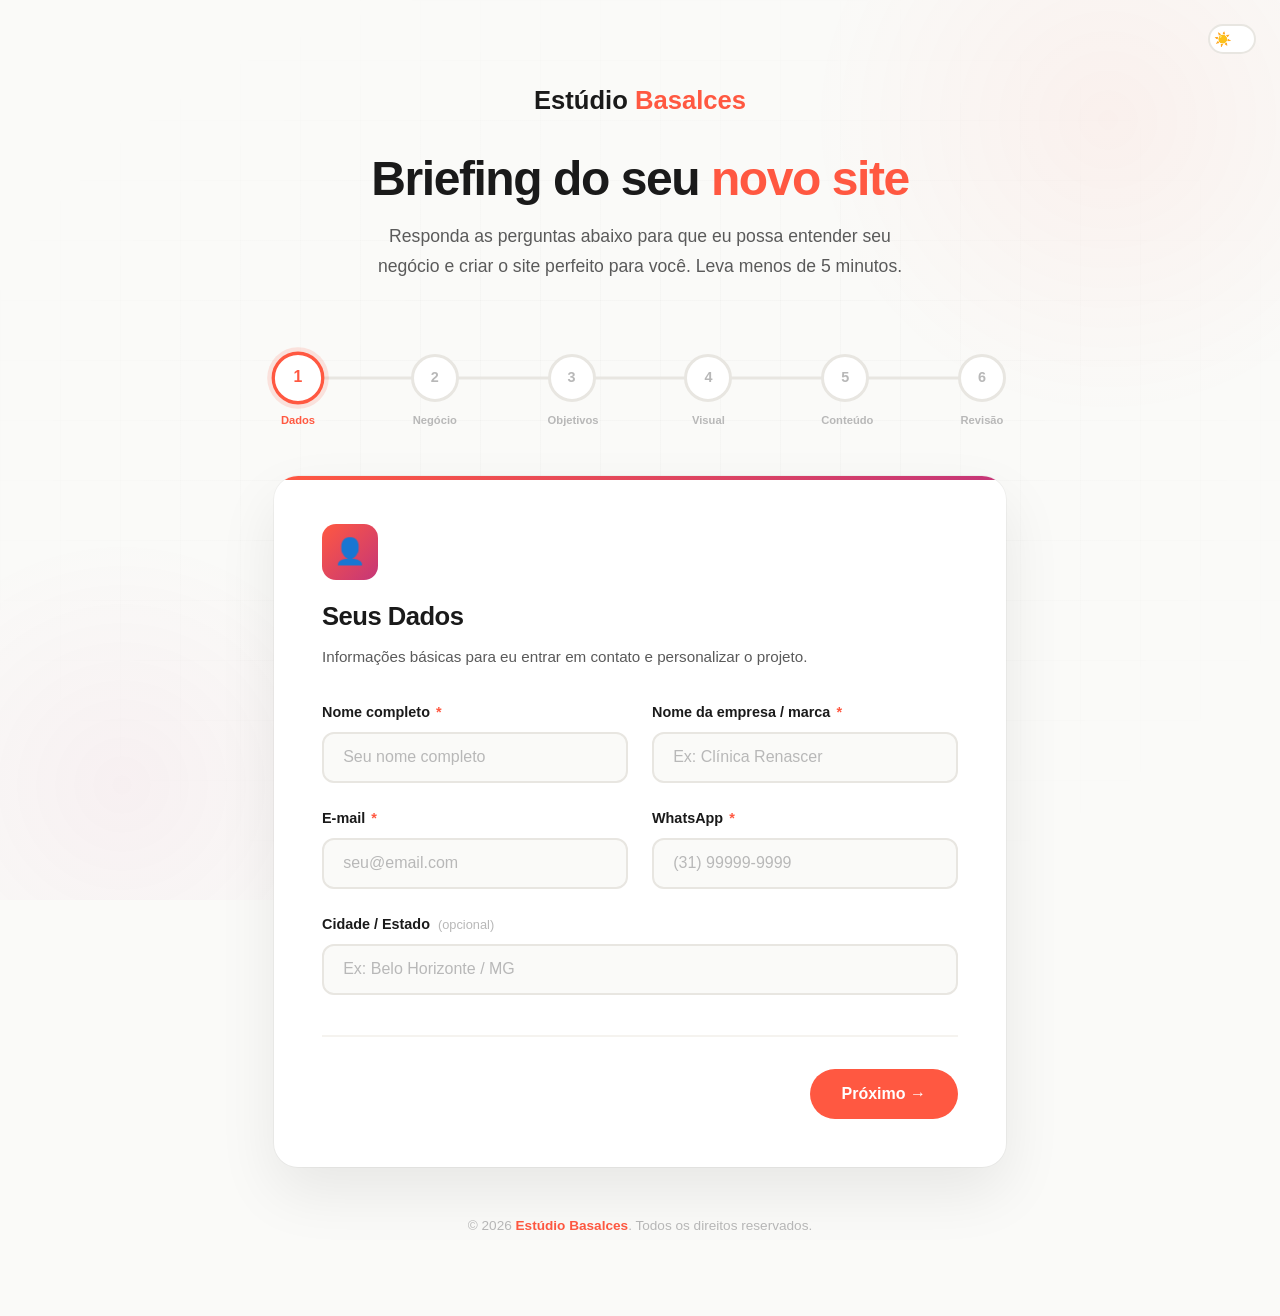
<file: briefing.html>
<!DOCTYPE html>
<html lang="pt-BR">
<head>
    <meta charset="UTF-8">
    <meta name="viewport" content="width=device-width, initial-scale=1.0">
    <title>Briefing | Estúdio Basalces</title>
    <meta name="description" content="Formulário de briefing para criação do seu site profissional pelo Estúdio Basalces.">
    <link rel="icon" type="image/svg+xml" href="favicon.svg">
    <style>
        /* ========================================
           BRIEFING - ESTÚDIO BASALCES
           Paleta: Off-White, Laranja, Vermelho-Violeta
        ======================================== */

        /* --- RESET E BASE --- */
        *, *::before, *::after {
            margin: 0;
            padding: 0;
            box-sizing: border-box;
        }

        html {
            scroll-behavior: smooth;
        }

        body {
            font-family: -apple-system, BlinkMacSystemFont, 'Segoe UI', 'Roboto', 'Helvetica', 'Arial', sans-serif;
            background-color: #FAFAF8;
            color: #1A1A1A;
            line-height: 1.6;
            min-height: 100vh;
            overflow-x: hidden;
        }

        *:focus-visible {
            outline: 3px solid #FF5841;
            outline-offset: 2px;
        }

        /* --- BACKGROUND DECORATIVO --- */
        .bg-decoration {
            position: fixed;
            inset: 0;
            pointer-events: none;
            z-index: 0;
            overflow: hidden;
        }

        .bg-decoration::before {
            content: '';
            position: absolute;
            top: -20%;
            right: -10%;
            width: 600px;
            height: 600px;
            background: radial-gradient(circle, rgba(255, 88, 65, 0.06) 0%, transparent 70%);
            border-radius: 50%;
        }

        .bg-decoration::after {
            content: '';
            position: absolute;
            bottom: -15%;
            left: -10%;
            width: 500px;
            height: 500px;
            background: radial-gradient(circle, rgba(197, 54, 120, 0.05) 0%, transparent 70%);
            border-radius: 50%;
        }

        .bg-grid {
            position: fixed;
            inset: 0;
            pointer-events: none;
            z-index: 0;
            background-image:
                linear-gradient(rgba(26, 26, 26, 0.02) 1px, transparent 1px),
                linear-gradient(90deg, rgba(26, 26, 26, 0.02) 1px, transparent 1px);
            background-size: 60px 60px;
            mask-image: radial-gradient(ellipse at center, black 30%, transparent 80%);
            -webkit-mask-image: radial-gradient(ellipse at center, black 30%, transparent 80%);
        }

        /* --- LAYOUT PRINCIPAL --- */
        .briefing-page {
            position: relative;
            z-index: 1;
            max-width: 780px;
            margin: 0 auto;
            padding: 2rem 1.5rem 4rem;
            min-height: 100vh;
        }

        /* --- HEADER DO BRIEFING --- */
        .briefing-header {
            text-align: center;
            padding: 3rem 0 2rem;
        }

        .briefing-logo {
            font-size: 1.6rem;
            font-weight: 800;
            color: #1A1A1A;
            text-decoration: none;
            display: inline-block;
            margin-bottom: 2rem;
            transition: color 0.3s;
        }

        .briefing-logo:hover {
            color: #FF5841;
        }

        .briefing-logo span {
            color: #FF5841;
        }

        .briefing-header h1 {
            font-size: clamp(2rem, 5vw, 3rem);
            font-weight: 800;
            letter-spacing: -0.03em;
            line-height: 1.1;
            margin-bottom: 1rem;
        }

        .briefing-header p {
            font-size: 1.1rem;
            color: #5A5A5A;
            max-width: 550px;
            margin: 0 auto;
            line-height: 1.7;
        }

        /* --- BARRA DE PROGRESSO --- */
        .progress-container {
            margin: 2.5rem 0 3rem;
        }

        .progress-steps {
            display: flex;
            justify-content: space-between;
            align-items: center;
            position: relative;
            margin-bottom: 0.8rem;
        }

        .progress-line-bg {
            position: absolute;
            top: 50%;
            left: 24px;
            right: 24px;
            height: 3px;
            background: #E8E6E1;
            transform: translateY(-50%);
            border-radius: 3px;
            z-index: 0;
        }

        .progress-line-fill {
            position: absolute;
            top: 50%;
            left: 24px;
            height: 3px;
            background: linear-gradient(90deg, #FF5841, #C53678);
            transform: translateY(-50%);
            border-radius: 3px;
            z-index: 1;
            transition: width 0.5s cubic-bezier(0.25, 0.46, 0.45, 0.94);
            width: 0%;
        }

        .progress-step {
            position: relative;
            z-index: 2;
            width: 48px;
            height: 48px;
            border-radius: 50%;
            background: white;
            border: 3px solid #E8E6E1;
            display: flex;
            align-items: center;
            justify-content: center;
            font-weight: 700;
            font-size: 0.9rem;
            color: #B8B8B8;
            transition: all 0.4s ease;
            cursor: default;
        }

        .progress-step.active {
            border-color: #FF5841;
            color: #FF5841;
            background: white;
            box-shadow: 0 0 0 4px rgba(255, 88, 65, 0.15);
            transform: scale(1.1);
        }

        .progress-step.completed {
            border-color: #FF5841;
            background: #FF5841;
            color: white;
        }

        .progress-labels {
            display: flex;
            justify-content: space-between;
        }

        .progress-label {
            font-size: 0.7rem;
            color: #B8B8B8;
            text-align: center;
            width: 48px;
            font-weight: 600;
            transition: color 0.3s;
            line-height: 1.2;
        }

        .progress-label.active {
            color: #FF5841;
        }

        .progress-label.completed {
            color: #1A1A1A;
        }

        /* --- CARD DO FORMULÁRIO --- */
        .form-card {
            background: white;
            border-radius: 24px;
            padding: 3rem;
            box-shadow:
                0 25px 60px rgba(0, 0, 0, 0.08),
                0 0 0 1px rgba(0, 0, 0, 0.04);
            position: relative;
            overflow: hidden;
        }

        .form-card::before {
            content: '';
            position: absolute;
            top: 0;
            left: 0;
            right: 0;
            height: 4px;
            background: linear-gradient(90deg, #FF5841, #C53678);
        }

        /* --- STEPS --- */
        .form-step {
            display: none;
            animation: fadeSlideIn 0.4s ease;
        }

        .form-step.active {
            display: block;
        }

        @keyframes fadeSlideIn {
            from {
                opacity: 0;
                transform: translateY(15px);
            }
            to {
                opacity: 1;
                transform: translateY(0);
            }
        }

        .step-header {
            margin-bottom: 2rem;
        }

        .step-icon {
            width: 56px;
            height: 56px;
            background: linear-gradient(135deg, #FF5841, #C53678);
            border-radius: 14px;
            display: flex;
            align-items: center;
            justify-content: center;
            font-size: 1.6rem;
            margin-bottom: 1rem;
            color: white;
        }

        .step-header h2 {
            font-size: 1.6rem;
            font-weight: 800;
            letter-spacing: -0.02em;
            margin-bottom: 0.5rem;
            color: #1A1A1A;
        }

        .step-header p {
            font-size: 0.95rem;
            color: #5A5A5A;
            line-height: 1.6;
        }

        /* --- CAMPOS DO FORMULÁRIO --- */
        .form-group {
            margin-bottom: 1.5rem;
        }

        .form-row {
            display: grid;
            grid-template-columns: 1fr 1fr;
            gap: 1.5rem;
        }

        label {
            display: block;
            font-size: 0.9rem;
            font-weight: 700;
            color: #1A1A1A;
            margin-bottom: 0.5rem;
        }

        label .required {
            color: #FF5841;
            margin-left: 2px;
        }

        label .optional {
            color: #B8B8B8;
            font-weight: 400;
            font-size: 0.8rem;
            margin-left: 4px;
        }

        input[type="text"],
        input[type="email"],
        input[type="tel"],
        input[type="url"],
        textarea,
        select {
            width: 100%;
            padding: 0.9rem 1.2rem;
            border: 2px solid #E8E6E1;
            border-radius: 12px;
            font-size: 1rem;
            font-family: inherit;
            color: #1A1A1A;
            background: #FAFAF8;
            transition: all 0.3s ease;
            -webkit-appearance: none;
        }

        input:focus,
        textarea:focus,
        select:focus {
            border-color: #FF5841;
            background: white;
            box-shadow: 0 0 0 4px rgba(255, 88, 65, 0.1);
            outline: none;
        }

        input::placeholder,
        textarea::placeholder {
            color: #B8B8B8;
        }

        input.error,
        textarea.error,
        select.error {
            border-color: #C53678;
            box-shadow: 0 0 0 4px rgba(197, 54, 120, 0.1);
        }

        .error-message {
            color: #C53678;
            font-size: 0.8rem;
            font-weight: 600;
            margin-top: 0.4rem;
            display: none;
        }

        .error-message.visible {
            display: block;
        }

        textarea {
            resize: vertical;
            min-height: 120px;
        }

        select {
            cursor: pointer;
            background-image: url("data:image/svg+xml,%3Csvg xmlns='http://www.w3.org/2000/svg' width='12' height='12' viewBox='0 0 12 12'%3E%3Cpath fill='%235A5A5A' d='M6 8L1 3h10z'/%3E%3C/svg%3E");
            background-repeat: no-repeat;
            background-position: right 1rem center;
            padding-right: 2.5rem;
        }

        .field-hint {
            font-size: 0.8rem;
            color: #B8B8B8;
            margin-top: 0.4rem;
            line-height: 1.4;
        }

        /* --- CHECKBOXES E RADIOS CUSTOMIZADOS --- */
        .checkbox-group,
        .radio-group {
            display: flex;
            flex-direction: column;
            gap: 0.8rem;
        }

        .checkbox-grid {
            display: grid;
            grid-template-columns: 1fr 1fr;
            gap: 0.8rem;
        }

        .check-item,
        .radio-item {
            display: flex;
            align-items: flex-start;
            gap: 0.7rem;
            padding: 0.8rem 1rem;
            border: 2px solid #E8E6E1;
            border-radius: 12px;
            cursor: pointer;
            transition: all 0.3s ease;
            background: #FAFAF8;
        }

        .check-item:hover,
        .radio-item:hover {
            border-color: #FF5841;
            background: white;
        }

        .check-item.selected,
        .radio-item.selected {
            border-color: #FF5841;
            background: rgba(255, 88, 65, 0.04);
        }

        .check-item input,
        .radio-item input {
            width: 20px;
            height: 20px;
            accent-color: #FF5841;
            margin-top: 2px;
            flex-shrink: 0;
            cursor: pointer;
        }

        .check-item label,
        .radio-item label {
            font-size: 0.9rem;
            font-weight: 500;
            color: #1A1A1A;
            cursor: pointer;
            margin-bottom: 0;
        }

        /* --- BOTÕES DE NAVEGAÇÃO --- */
        .form-navigation {
            display: flex;
            justify-content: space-between;
            align-items: center;
            margin-top: 2.5rem;
            padding-top: 2rem;
            border-top: 2px solid #F5F3EF;
        }

        .btn {
            display: inline-flex;
            align-items: center;
            justify-content: center;
            gap: 8px;
            padding: 1rem 2rem;
            border-radius: 50px;
            font-weight: 700;
            text-decoration: none;
            transition: all 0.3s ease;
            border: none;
            font-size: 1rem;
            cursor: pointer;
            font-family: inherit;
            position: relative;
            overflow: hidden;
        }

        .btn-primary {
            background: #FF5841;
            color: white;
        }

        .btn-primary:hover {
            background: #E64A35;
            transform: translateY(-2px);
            box-shadow: 0 10px 30px rgba(255, 88, 65, 0.35);
        }

        .btn-secondary {
            background: transparent;
            color: #5A5A5A;
            border: 2px solid #E8E6E1;
        }

        .btn-secondary:hover {
            border-color: #1A1A1A;
            color: #1A1A1A;
        }

        .btn-send {
            background: linear-gradient(135deg, #25D366, #128C7E);
            color: white;
            padding: 1.2rem 2.5rem;
            font-size: 1.05rem;
        }

        .btn-send:hover {
            transform: translateY(-2px);
            box-shadow: 0 10px 30px rgba(37, 211, 102, 0.4);
        }

        .btn:disabled {
            opacity: 0.5;
            cursor: not-allowed;
            transform: none !important;
            box-shadow: none !important;
        }

        /* --- RESUMO FINAL (STEP 6) --- */
        .summary-section {
            margin-bottom: 1.5rem;
        }

        .summary-section h3 {
            font-size: 1rem;
            font-weight: 700;
            color: #FF5841;
            margin-bottom: 0.8rem;
            display: flex;
            align-items: center;
            gap: 8px;
        }

        .summary-section h3::after {
            content: '';
            flex: 1;
            height: 1px;
            background: #E8E6E1;
        }

        .summary-grid {
            display: grid;
            gap: 0.5rem;
        }

        .summary-item {
            display: flex;
            gap: 0.5rem;
            font-size: 0.9rem;
            padding: 0.5rem 0;
        }

        .summary-item .s-label {
            font-weight: 600;
            color: #5A5A5A;
            min-width: 140px;
            flex-shrink: 0;
        }

        .summary-item .s-value {
            color: #1A1A1A;
            font-weight: 500;
        }

        .summary-empty {
            color: #B8B8B8;
            font-style: italic;
        }

        .summary-notice {
            background: rgba(255, 88, 65, 0.06);
            border: 1px solid rgba(255, 88, 65, 0.15);
            border-radius: 12px;
            padding: 1.2rem 1.5rem;
            margin-top: 1.5rem;
            font-size: 0.9rem;
            color: #5A5A5A;
            line-height: 1.6;
        }

        .summary-notice strong {
            color: #1A1A1A;
        }

        /* --- TELA DE SUCESSO --- */
        .success-screen {
            display: none;
            text-align: center;
            padding: 3rem 1rem;
            animation: fadeSlideIn 0.5s ease;
        }

        .success-screen.active {
            display: block;
        }

        .success-icon {
            width: 80px;
            height: 80px;
            background: linear-gradient(135deg, #25D366, #128C7E);
            border-radius: 50%;
            display: flex;
            align-items: center;
            justify-content: center;
            font-size: 2.5rem;
            margin: 0 auto 1.5rem;
            animation: successPop 0.5s cubic-bezier(0.175, 0.885, 0.32, 1.275);
        }

        @keyframes successPop {
            0% { transform: scale(0); }
            100% { transform: scale(1); }
        }

        .success-screen h2 {
            font-size: 1.8rem;
            font-weight: 800;
            margin-bottom: 1rem;
            color: #1A1A1A;
        }

        .success-screen p {
            font-size: 1.05rem;
            color: #5A5A5A;
            max-width: 450px;
            margin: 0 auto 2rem;
            line-height: 1.7;
        }

        /* --- FOOTER --- */
        .briefing-footer {
            text-align: center;
            padding: 3rem 0 1rem;
            font-size: 0.85rem;
            color: #B8B8B8;
        }

        .briefing-footer a {
            color: #FF5841;
            text-decoration: none;
            font-weight: 600;
        }

        .briefing-footer a:hover {
            text-decoration: underline;
        }

        /* --- DARK MODE --- */
        body.dark-mode {
            background-color: #1A1A1A;
            color: #FAFAF8;
        }

        body.dark-mode .briefing-logo {
            color: #FAFAF8;
        }

        body.dark-mode .step-header h2,
        body.dark-mode label,
        body.dark-mode .summary-item .s-value,
        body.dark-mode .success-screen h2 {
            color: #FAFAF8;
        }

        body.dark-mode .briefing-header p,
        body.dark-mode .step-header p,
        body.dark-mode .summary-item .s-label,
        body.dark-mode .success-screen p,
        body.dark-mode .summary-notice {
            color: #B8B8B8;
        }

        body.dark-mode .summary-notice strong {
            color: #FAFAF8;
        }

        body.dark-mode .form-card {
            background: #242424;
            box-shadow: 0 25px 60px rgba(0, 0, 0, 0.3), 0 0 0 1px rgba(255, 255, 255, 0.05);
        }

        body.dark-mode input,
        body.dark-mode textarea,
        body.dark-mode select {
            background: #1A1A1A;
            border-color: #3D3D3D;
            color: #FAFAF8;
        }

        body.dark-mode input:focus,
        body.dark-mode textarea:focus,
        body.dark-mode select:focus {
            border-color: #FF5841;
            background: #242424;
        }

        body.dark-mode input::placeholder,
        body.dark-mode textarea::placeholder {
            color: #5A5A5A;
        }

        body.dark-mode .check-item,
        body.dark-mode .radio-item {
            background: #1A1A1A;
            border-color: #3D3D3D;
        }

        body.dark-mode .check-item:hover,
        body.dark-mode .radio-item:hover {
            border-color: #FF5841;
            background: #242424;
        }

        body.dark-mode .check-item.selected,
        body.dark-mode .radio-item.selected {
            border-color: #FF5841;
            background: rgba(255, 88, 65, 0.1);
        }

        body.dark-mode .check-item label,
        body.dark-mode .radio-item label {
            color: #FAFAF8;
        }

        body.dark-mode .progress-step {
            background: #242424;
            border-color: #3D3D3D;
            color: #5A5A5A;
        }

        body.dark-mode .progress-step.active {
            background: #242424;
            border-color: #FF5841;
            color: #FF5841;
        }

        body.dark-mode .progress-line-bg {
            background: #3D3D3D;
        }

        body.dark-mode .progress-label {
            color: #5A5A5A;
        }

        body.dark-mode .progress-label.completed {
            color: #FAFAF8;
        }

        body.dark-mode .form-navigation {
            border-color: #3D3D3D;
        }

        body.dark-mode .btn-secondary {
            color: #B8B8B8;
            border-color: #3D3D3D;
        }

        body.dark-mode .btn-secondary:hover {
            border-color: #FAFAF8;
            color: #FAFAF8;
        }

        body.dark-mode .summary-section h3::after {
            background: #3D3D3D;
        }

        body.dark-mode .bg-grid {
            background-image:
                linear-gradient(rgba(250, 248, 246, 0.02) 1px, transparent 1px),
                linear-gradient(90deg, rgba(250, 248, 246, 0.02) 1px, transparent 1px);
        }

        /* --- THEME TOGGLE --- */
        .theme-toggle-briefing {
            position: fixed;
            top: 1.5rem;
            right: 1.5rem;
            z-index: 100;
            background: white;
            border: 2px solid #E8E6E1;
            border-radius: 50px;
            width: 48px;
            height: 30px;
            cursor: pointer;
            transition: all 0.3s ease;
            display: flex;
            align-items: center;
        }

        .theme-toggle-briefing::before {
            content: '☀️';
            position: absolute;
            left: 4px;
            font-size: 14px;
            transition: all 0.3s ease;
        }

        body.dark-mode .theme-toggle-briefing {
            background: #2D2D2D;
            border-color: #3D3D3D;
        }

        body.dark-mode .theme-toggle-briefing::before {
            content: '🌙';
            left: 24px;
        }

        /* --- RESPONSIVIDADE --- */
        @media (max-width: 768px) {
            .briefing-page {
                padding: 1.5rem 1rem 3rem;
            }

            .form-card {
                padding: 2rem 1.5rem;
                border-radius: 20px;
            }

            .form-row {
                grid-template-columns: 1fr;
                gap: 0;
            }

            .checkbox-grid {
                grid-template-columns: 1fr;
            }

            .progress-step {
                width: 40px;
                height: 40px;
                font-size: 0.8rem;
            }

            .progress-label {
                font-size: 0.6rem;
                width: 40px;
            }

            .progress-line-bg,
            .progress-line-fill {
                left: 20px;
                right: 20px;
            }

            .form-navigation {
                flex-direction: column-reverse;
                gap: 1rem;
            }

            .form-navigation .btn {
                width: 100%;
            }

            .summary-item {
                flex-direction: column;
                gap: 0.2rem;
            }

            .summary-item .s-label {
                min-width: auto;
            }

            .briefing-header h1 {
                font-size: 1.8rem;
            }
        }

        @media (max-width: 480px) {
            .form-card {
                padding: 1.5rem 1.2rem;
            }

            .step-icon {
                width: 48px;
                height: 48px;
                font-size: 1.3rem;
            }

            .step-header h2 {
                font-size: 1.3rem;
            }
        }

        /* --- REDUÇÃO DE MOVIMENTO --- */
        @media (prefers-reduced-motion: reduce) {
            *, *::before, *::after {
                animation-duration: 0.01ms !important;
                transition-duration: 0.01ms !important;
            }
        }
    </style>
</head>
<body>
    <!-- Decoração de fundo -->
    <div class="bg-decoration"></div>
    <div class="bg-grid"></div>

    <!-- Theme Toggle -->
    <button class="theme-toggle-briefing" id="themeToggle" aria-label="Alternar modo escuro"></button>

    <main class="briefing-page">
        <!-- Header -->
        <header class="briefing-header">
            <a href="index.html" class="briefing-logo">Estúdio <span>Basalces</span></a>
            <h1>Briefing do seu <span style="color: #FF5841;">novo site</span></h1>
            <p>Responda as perguntas abaixo para que eu possa entender seu negócio e criar o site perfeito para você. Leva menos de 5 minutos.</p>
        </header>

        <!-- Barra de Progresso -->
        <div class="progress-container" role="progressbar" aria-valuenow="1" aria-valuemin="1" aria-valuemax="6">
            <div class="progress-steps">
                <div class="progress-line-bg"></div>
                <div class="progress-line-fill" id="progressFill"></div>
                <div class="progress-step active" data-step="1">1</div>
                <div class="progress-step" data-step="2">2</div>
                <div class="progress-step" data-step="3">3</div>
                <div class="progress-step" data-step="4">4</div>
                <div class="progress-step" data-step="5">5</div>
                <div class="progress-step" data-step="6">6</div>
            </div>
            <div class="progress-labels">
                <span class="progress-label active">Dados</span>
                <span class="progress-label">Negócio</span>
                <span class="progress-label">Objetivos</span>
                <span class="progress-label">Visual</span>
                <span class="progress-label">Conteúdo</span>
                <span class="progress-label">Revisão</span>
            </div>
        </div>

        <!-- Formulário -->
        <div class="form-card">
            <form id="briefingForm" novalidate>

                <!-- STEP 1: Dados Pessoais -->
                <div class="form-step active" data-step="1">
                    <div class="step-header">
                        <div class="step-icon">👤</div>
                        <h2>Seus Dados</h2>
                        <p>Informações básicas para eu entrar em contato e personalizar o projeto.</p>
                    </div>

                    <div class="form-row">
                        <div class="form-group">
                            <label for="nome">Nome completo <span class="required">*</span></label>
                            <input type="text" id="nome" name="nome" placeholder="Seu nome completo" required>
                            <div class="error-message" id="nomeError">Por favor, informe seu nome.</div>
                        </div>
                        <div class="form-group">
                            <label for="empresa">Nome da empresa / marca <span class="required">*</span></label>
                            <input type="text" id="empresa" name="empresa" placeholder="Ex: Clínica Renascer" required>
                            <div class="error-message" id="empresaError">Por favor, informe o nome da empresa.</div>
                        </div>
                    </div>

                    <div class="form-row">
                        <div class="form-group">
                            <label for="email">E-mail <span class="required">*</span></label>
                            <input type="email" id="email" name="email" placeholder="seu@email.com" required>
                            <div class="error-message" id="emailError">Informe um e-mail válido.</div>
                        </div>
                        <div class="form-group">
                            <label for="whatsapp">WhatsApp <span class="required">*</span></label>
                            <input type="tel" id="whatsapp" name="whatsapp" placeholder="(31) 99999-9999" required>
                            <div class="error-message" id="whatsappError">Informe seu WhatsApp.</div>
                        </div>
                    </div>

                    <div class="form-group">
                        <label for="cidade">Cidade / Estado <span class="optional">(opcional)</span></label>
                        <input type="text" id="cidade" name="cidade" placeholder="Ex: Belo Horizonte / MG">
                    </div>

                    <div class="form-navigation">
                        <div></div>
                        <button type="button" class="btn btn-primary next-btn">Próximo →</button>
                    </div>
                </div>

                <!-- STEP 2: Sobre o Negócio -->
                <div class="form-step" data-step="2">
                    <div class="step-header">
                        <div class="step-icon">💼</div>
                        <h2>Seu Negócio</h2>
                        <p>Me conte sobre o que você faz para que eu possa criar um site que realmente represente seu trabalho.</p>
                    </div>

                    <div class="form-group">
                        <label for="nicho">Qual é o seu nicho de atuação? <span class="required">*</span></label>
                        <select id="nicho" name="nicho" required>
                            <option value="" disabled selected>Selecione uma opção</option>
                            <option value="Advocacia">Advocacia</option>
                            <option value="Saúde / Clínica">Saúde / Clínica</option>
                            <option value="Psicologia">Psicologia</option>
                            <option value="Consultoria">Consultoria</option>
                            <option value="Coaching / Mentoria">Coaching / Mentoria</option>
                            <option value="Design / Criativo">Design / Criativo</option>
                            <option value="Fotografia / Vídeo">Fotografia / Vídeo</option>
                            <option value="Restaurante / Alimentação">Restaurante / Alimentação</option>
                            <option value="Salão / Estética">Salão / Estética</option>
                            <option value="Educação / Cursos">Educação / Cursos</option>
                            <option value="Tecnologia / TI">Tecnologia / TI</option>
                            <option value="Imobiliário">Imobiliário</option>
                            <option value="Construção / Arquitetura">Construção / Arquitetura</option>
                            <option value="Contabilidade / Financeiro">Contabilidade / Financeiro</option>
                            <option value="Outro">Outro</option>
                        </select>
                        <div class="error-message" id="nichoError">Selecione seu nicho de atuação.</div>
                    </div>

                    <div class="form-group">
                        <label for="descricao">Descreva seu negócio em poucas palavras <span class="required">*</span></label>
                        <textarea id="descricao" name="descricao" placeholder="Ex: Sou advogada trabalhista há 10 anos, atendo empresas de médio porte em BH. Meu diferencial é o atendimento humanizado e respostas rápidas." required></textarea>
                        <div class="error-message" id="descricaoError">Conte um pouco sobre seu negócio.</div>
                    </div>

                    <div class="form-group">
                        <label for="diferencial">O que diferencia você da concorrência? <span class="optional">(opcional)</span></label>
                        <textarea id="diferencial" name="diferencial" placeholder="Ex: Atendimento personalizado, 15 anos de experiência, metodologia própria, preço justo..." style="min-height: 90px;"></textarea>
                    </div>

                    <div class="form-navigation">
                        <button type="button" class="btn btn-secondary prev-btn">← Voltar</button>
                        <button type="button" class="btn btn-primary next-btn">Próximo →</button>
                    </div>
                </div>

                <!-- STEP 3: Objetivos do Site -->
                <div class="form-step" data-step="3">
                    <div class="step-header">
                        <div class="step-icon">🎯</div>
                        <h2>Objetivos do Site</h2>
                        <p>Entender o que você espera do site me ajuda a criar algo que realmente gere resultados.</p>
                    </div>

                    <div class="form-group">
                        <label>Qual o principal objetivo do seu site? <span class="required">*</span></label>
                        <div class="radio-group" id="objetivoGroup">
                            <label class="radio-item">
                                <input type="radio" name="objetivo" value="Atrair novos clientes">
                                <span>Atrair novos clientes</span>
                            </label>
                            <label class="radio-item">
                                <input type="radio" name="objetivo" value="Transmitir credibilidade">
                                <span>Transmitir credibilidade e profissionalismo</span>
                            </label>
                            <label class="radio-item">
                                <input type="radio" name="objetivo" value="Aparecer no Google">
                                <span>Aparecer no Google (SEO)</span>
                            </label>
                            <label class="radio-item">
                                <input type="radio" name="objetivo" value="Portfólio">
                                <span>Mostrar meu portfólio / trabalhos</span>
                            </label>
                            <label class="radio-item">
                                <input type="radio" name="objetivo" value="Informar clientes">
                                <span>Informar clientes (horários, serviços, localização)</span>
                            </label>
                        </div>
                        <div class="error-message" id="objetivoError">Selecione o principal objetivo.</div>
                    </div>

                    <div class="form-group">
                        <label for="publico">Quem é o seu público-alvo? <span class="required">*</span></label>
                        <textarea id="publico" name="publico" placeholder="Ex: Mulheres de 25-45 anos, classe B, que buscam terapia online. / Empresas de médio porte que precisam de assessoria jurídica trabalhista." required style="min-height: 90px;"></textarea>
                        <div class="error-message" id="publicoError">Descreva seu público-alvo.</div>
                    </div>

                    <div class="form-group">
                        <label>Qual ação principal você quer que o visitante faça? <span class="required">*</span></label>
                        <div class="radio-group" id="ctaGroup">
                            <label class="radio-item">
                                <input type="radio" name="cta" value="Chamar no WhatsApp">
                                <span>Chamar no WhatsApp</span>
                            </label>
                            <label class="radio-item">
                                <input type="radio" name="cta" value="Preencher formulário">
                                <span>Preencher um formulário de contato</span>
                            </label>
                            <label class="radio-item">
                                <input type="radio" name="cta" value="Ligar">
                                <span>Ligar para um telefone</span>
                            </label>
                            <label class="radio-item">
                                <input type="radio" name="cta" value="Agendar online">
                                <span>Agendar horário online</span>
                            </label>
                        </div>
                        <div class="error-message" id="ctaError">Selecione a ação principal desejada.</div>
                    </div>

                    <div class="form-navigation">
                        <button type="button" class="btn btn-secondary prev-btn">← Voltar</button>
                        <button type="button" class="btn btn-primary next-btn">Próximo →</button>
                    </div>
                </div>

                <!-- STEP 4: Identidade Visual -->
                <div class="form-step" data-step="4">
                    <div class="step-header">
                        <div class="step-icon">🎨</div>
                        <h2>Identidade Visual</h2>
                        <p>Referências visuais me ajudam a entender seu gosto e criar algo que combine com sua marca.</p>
                    </div>

                    <div class="form-group">
                        <label>Você já tem logotipo? <span class="required">*</span></label>
                        <div class="radio-group" id="logoGroup">
                            <label class="radio-item">
                                <input type="radio" name="logo" value="Sim, tenho em alta resolução">
                                <span>Sim, tenho em alta resolução</span>
                            </label>
                            <label class="radio-item">
                                <input type="radio" name="logo" value="Tenho, mas em baixa qualidade">
                                <span>Tenho, mas em baixa qualidade</span>
                            </label>
                            <label class="radio-item">
                                <input type="radio" name="logo" value="Não tenho logotipo">
                                <span>Não tenho logotipo</span>
                            </label>
                        </div>
                        <div class="error-message" id="logoError">Informe sobre seu logotipo.</div>
                    </div>

                    <div class="form-group">
                        <label for="cores">Tem cores preferidas para o site? <span class="optional">(opcional)</span></label>
                        <input type="text" id="cores" name="cores" placeholder="Ex: Azul marinho e dourado / Tons terrosos / Não tenho preferência">
                        <div class="field-hint">Se não tiver preferência, criaremos uma paleta profissional alinhada ao seu nicho.</div>
                    </div>

                    <div class="form-group">
                        <label for="referencias">Sites que você admira <span class="optional">(opcional)</span></label>
                        <textarea id="referencias" name="referencias" placeholder="Cole links de sites que você acha bonitos e diga o que gosta neles. Ex: apple.com (pela limpeza), nubank.com.br (pela simplicidade)..." style="min-height: 100px;"></textarea>
                        <div class="field-hint">Não precisa ser do seu nicho. Pode ser qualquer site que você ache visualmente atraente.</div>
                    </div>

                    <div class="form-group">
                        <label>Que estilo visual mais combina com você? <span class="optional">(opcional)</span></label>
                        <div class="checkbox-grid" id="estiloGroup">
                            <label class="check-item">
                                <input type="checkbox" name="estilo" value="Minimalista e limpo">
                                <span>Minimalista e limpo</span>
                            </label>
                            <label class="check-item">
                                <input type="checkbox" name="estilo" value="Moderno e ousado">
                                <span>Moderno e ousado</span>
                            </label>
                            <label class="check-item">
                                <input type="checkbox" name="estilo" value="Clássico e elegante">
                                <span>Clássico e elegante</span>
                            </label>
                            <label class="check-item">
                                <input type="checkbox" name="estilo" value="Descontraído e criativo">
                                <span>Descontraído e criativo</span>
                            </label>
                            <label class="check-item">
                                <input type="checkbox" name="estilo" value="Corporativo e sério">
                                <span>Corporativo e sério</span>
                            </label>
                            <label class="check-item">
                                <input type="checkbox" name="estilo" value="Não sei, confio em você">
                                <span>Não sei, confio em você 🙌</span>
                            </label>
                        </div>
                    </div>

                    <div class="form-navigation">
                        <button type="button" class="btn btn-secondary prev-btn">← Voltar</button>
                        <button type="button" class="btn btn-primary next-btn">Próximo →</button>
                    </div>
                </div>

                <!-- STEP 5: Conteúdo e Estrutura -->
                <div class="form-step" data-step="5">
                    <div class="step-header">
                        <div class="step-icon">📝</div>
                        <h2>Conteúdo e Estrutura</h2>
                        <p>Informações sobre o conteúdo que você já tem e a estrutura que imagina para o site.</p>
                    </div>

                    <div class="form-group">
                        <label>Quais seções você imagina para o site? <span class="required">*</span></label>
                        <div class="checkbox-grid" id="secoesGroup">
                            <label class="check-item">
                                <input type="checkbox" name="secoes" value="Início / Hero">
                                <span>Início / Apresentação</span>
                            </label>
                            <label class="check-item">
                                <input type="checkbox" name="secoes" value="Sobre mim/nós">
                                <span>Sobre mim / nós</span>
                            </label>
                            <label class="check-item">
                                <input type="checkbox" name="secoes" value="Serviços">
                                <span>Serviços</span>
                            </label>
                            <label class="check-item">
                                <input type="checkbox" name="secoes" value="Portfólio / Trabalhos">
                                <span>Portfólio / Trabalhos</span>
                            </label>
                            <label class="check-item">
                                <input type="checkbox" name="secoes" value="Depoimentos">
                                <span>Depoimentos de clientes</span>
                            </label>
                            <label class="check-item">
                                <input type="checkbox" name="secoes" value="Blog / Artigos">
                                <span>Blog / Artigos</span>
                            </label>
                            <label class="check-item">
                                <input type="checkbox" name="secoes" value="FAQ / Dúvidas">
                                <span>FAQ / Dúvidas frequentes</span>
                            </label>
                            <label class="check-item">
                                <input type="checkbox" name="secoes" value="Contato / Localização">
                                <span>Contato / Localização</span>
                            </label>
                        </div>
                        <div class="error-message" id="secoesError">Selecione pelo menos uma seção.</div>
                        <div class="field-hint">O pacote inclui até 5 seções. Se precisar de mais, conversamos sobre um orçamento adicional.</div>
                    </div>

                    <div class="form-group">
                        <label>Você já tem os textos prontos? <span class="required">*</span></label>
                        <div class="radio-group" id="textosGroup">
                            <label class="radio-item">
                                <input type="radio" name="textos" value="Sim, tenho tudo pronto">
                                <span>Sim, tenho tudo pronto</span>
                            </label>
                            <label class="radio-item">
                                <input type="radio" name="textos" value="Tenho parcialmente">
                                <span>Tenho parcialmente, preciso de ajuda</span>
                            </label>
                            <label class="radio-item">
                                <input type="radio" name="textos" value="Não tenho, preciso que escrevam">
                                <span>Não tenho, preciso que escrevam para mim</span>
                            </label>
                        </div>
                        <div class="error-message" id="textosError">Informe sobre seus textos.</div>
                        <div class="field-hint">Textos básicos estão inclusos no pacote. Textos avançados/persuasivos podem ser orçados à parte.</div>
                    </div>

                    <div class="form-group">
                        <label>Você tem fotos profissionais? <span class="required">*</span></label>
                        <div class="radio-group" id="fotosGroup">
                            <label class="radio-item">
                                <input type="radio" name="fotos" value="Sim, tenho fotos profissionais">
                                <span>Sim, tenho fotos profissionais</span>
                            </label>
                            <label class="radio-item">
                                <input type="radio" name="fotos" value="Tenho fotos casuais (celular)">
                                <span>Tenho fotos casuais (celular)</span>
                            </label>
                            <label class="radio-item">
                                <input type="radio" name="fotos" value="Não tenho, usar banco de imagens">
                                <span>Não tenho, podemos usar banco de imagens</span>
                            </label>
                        </div>
                        <div class="error-message" id="fotosError">Informe sobre suas fotos.</div>
                    </div>

                    <div class="form-group">
                        <label for="dominio">Já tem domínio registrado? <span class="optional">(opcional)</span></label>
                        <input type="text" id="dominio" name="dominio" placeholder="Ex: www.minhaempresa.com.br ou 'Não tenho'">
                        <div class="field-hint">Se não tiver, te ajudamos a registrar. O custo é de aprox. R$ 40/ano pago diretamente ao Registro.br.</div>
                    </div>

                    <div class="form-group">
                        <label for="redes">Suas redes sociais <span class="optional">(opcional)</span></label>
                        <textarea id="redes" name="redes" placeholder="Instagram: @minhaempresa&#10;LinkedIn: linkedin.com/in/meuperfil&#10;Facebook: facebook.com/minhaempresa" style="min-height: 90px;"></textarea>
                    </div>

                    <div class="form-group">
                        <label for="observacoes">Alguma observação adicional? <span class="optional">(opcional)</span></label>
                        <textarea id="observacoes" name="observacoes" placeholder="Prazo especial, funcionalidade específica, algo que eu deva saber..." style="min-height: 90px;"></textarea>
                    </div>

                    <div class="form-navigation">
                        <button type="button" class="btn btn-secondary prev-btn">← Voltar</button>
                        <button type="button" class="btn btn-primary next-btn">Revisar respostas →</button>
                    </div>
                </div>

                <!-- STEP 6: Revisão e Envio -->
                <div class="form-step" data-step="6">
                    <div class="step-header">
                        <div class="step-icon">✅</div>
                        <h2>Revise suas respostas</h2>
                        <p>Confira tudo antes de enviar. Se precisar alterar algo, é só voltar na etapa correspondente.</p>
                    </div>

                    <div id="summaryContent">
                        <!-- Preenchido via JS -->
                    </div>

                    <div class="summary-notice">
                        <strong>📌 O que acontece agora?</strong><br>
                        Suas respostas serão enviadas para o WhatsApp do Estúdio Basalces. Em até 24 horas úteis, Paulin entrará em contato para alinhar os detalhes e iniciar o projeto. Sem compromisso!
                    </div>

                    <div class="form-navigation">
                        <button type="button" class="btn btn-secondary prev-btn">← Voltar</button>
                        <button type="button" class="btn btn-send" id="sendBtn">
                            💬 Enviar pelo WhatsApp
                        </button>
                    </div>
                </div>
            </form>

            <!-- Tela de Sucesso -->
            <div class="success-screen" id="successScreen">
                <div class="success-icon">✓</div>
                <h2>Briefing enviado! 🎉</h2>
                <p>Suas respostas foram enviadas para o WhatsApp do Estúdio Basalces. Em breve, Paulin entrará em contato para dar início ao seu projeto.</p>
                <a href="index.html" class="btn btn-primary">Voltar ao site</a>
            </div>
        </div>

        <!-- Footer -->
        <footer class="briefing-footer">
            <p>© 2026 <a href="index.html">Estúdio Basalces</a>. Todos os direitos reservados.</p>
        </footer>
    </main>

    <script>
    document.addEventListener('DOMContentLoaded', () => {
        // --- Theme Toggle ---
        const themeToggle = document.getElementById('themeToggle');
        if (themeToggle) {
            themeToggle.addEventListener('click', () => {
                document.body.classList.toggle('dark-mode');
            });
        }

        // --- Variáveis ---
        let currentStep = 1;
        const totalSteps = 6;
        const form = document.getElementById('briefingForm');
        const steps = document.querySelectorAll('.form-step');
        const progressSteps = document.querySelectorAll('.progress-step');
        const progressLabels = document.querySelectorAll('.progress-label');
        const progressFill = document.getElementById('progressFill');

        // --- Checkbox/Radio visual toggle ---
        document.querySelectorAll('.check-item input').forEach(input => {
            input.addEventListener('change', () => {
                input.closest('.check-item').classList.toggle('selected', input.checked);
            });
        });

        document.querySelectorAll('.radio-item input').forEach(input => {
            input.addEventListener('change', () => {
                const group = input.closest('.radio-group');
                group.querySelectorAll('.radio-item').forEach(item => item.classList.remove('selected'));
                input.closest('.radio-item').classList.add('selected');
            });
        });

        // --- Navegação ---
        function goToStep(step) {
            if (step < 1 || step > totalSteps) return;

            // Se avançando, valida o step atual
            if (step > currentStep) {
                if (!validateStep(currentStep)) return;
            }

            currentStep = step;

            // Atualiza steps visíveis
            steps.forEach(s => s.classList.remove('active'));
            document.querySelector(`.form-step[data-step="${currentStep}"]`).classList.add('active');

            // Atualiza progresso
            progressSteps.forEach((ps, i) => {
                ps.classList.remove('active', 'completed');
                progressLabels[i].classList.remove('active', 'completed');
                if (i + 1 < currentStep) {
                    ps.classList.add('completed');
                    ps.innerHTML = '✓';
                    progressLabels[i].classList.add('completed');
                } else if (i + 1 === currentStep) {
                    ps.classList.add('active');
                    ps.innerHTML = i + 1;
                    progressLabels[i].classList.add('active');
                } else {
                    ps.innerHTML = i + 1;
                }
            });

            // Barra de preenchimento
            const fillPercent = ((currentStep - 1) / (totalSteps - 1)) * 100;
            progressFill.style.width = `calc(${fillPercent}% - ${fillPercent < 100 ? 0 : 0}px)`;

            // Se é o step de revisão, gera o resumo
            if (currentStep === 6) {
                generateSummary();
            }

            // Scroll suave para o topo do card
            document.querySelector('.form-card').scrollIntoView({ behavior: 'smooth', block: 'start' });
        }

        // Botões next/prev
        document.querySelectorAll('.next-btn').forEach(btn => {
            btn.addEventListener('click', () => goToStep(currentStep + 1));
        });

        document.querySelectorAll('.prev-btn').forEach(btn => {
            btn.addEventListener('click', () => goToStep(currentStep - 1));
        });

        // --- Validação ---
        function validateStep(step) {
            let isValid = true;

            // Limpa erros anteriores
            document.querySelectorAll(`.form-step[data-step="${step}"] .error`).forEach(el => el.classList.remove('error'));
            document.querySelectorAll(`.form-step[data-step="${step}"] .error-message`).forEach(el => el.classList.remove('visible'));

            function showError(fieldId, errorId) {
                const field = document.getElementById(fieldId);
                const error = document.getElementById(errorId);
                if (field) field.classList.add('error');
                if (error) error.classList.add('visible');
                isValid = false;
            }

            function showGroupError(errorId) {
                const error = document.getElementById(errorId);
                if (error) error.classList.add('visible');
                isValid = false;
            }

            if (step === 1) {
                if (!document.getElementById('nome').value.trim()) showError('nome', 'nomeError');
                if (!document.getElementById('empresa').value.trim()) showError('empresa', 'empresaError');
                const email = document.getElementById('email').value.trim();
                if (!email || !/^[^\s@]+@[^\s@]+\.[^\s@]+$/.test(email)) showError('email', 'emailError');
                if (!document.getElementById('whatsapp').value.trim()) showError('whatsapp', 'whatsappError');
            }

            if (step === 2) {
                if (!document.getElementById('nicho').value) showError('nicho', 'nichoError');
                if (!document.getElementById('descricao').value.trim()) showError('descricao', 'descricaoError');
            }

            if (step === 3) {
                if (!document.querySelector('input[name="objetivo"]:checked')) showGroupError('objetivoError');
                if (!document.getElementById('publico').value.trim()) showError('publico', 'publicoError');
                if (!document.querySelector('input[name="cta"]:checked')) showGroupError('ctaError');
            }

            if (step === 4) {
                if (!document.querySelector('input[name="logo"]:checked')) showGroupError('logoError');
            }

            if (step === 5) {
                if (!document.querySelector('input[name="secoes"]:checked')) showGroupError('secoesError');
                if (!document.querySelector('input[name="textos"]:checked')) showGroupError('textosError');
                if (!document.querySelector('input[name="fotos"]:checked')) showGroupError('fotosError');
            }

            return isValid;
        }

        // --- Gera Resumo ---
        function generateSummary() {
            const getValue = (id) => {
                const el = document.getElementById(id);
                return el ? el.value.trim() : '';
            };

            const getRadio = (name) => {
                const checked = document.querySelector(`input[name="${name}"]:checked`);
                return checked ? checked.value : '';
            };

            const getCheckboxes = (name) => {
                const checked = document.querySelectorAll(`input[name="${name}"]:checked`);
                return Array.from(checked).map(c => c.value).join(', ');
            };

            const sections = [
                {
                    title: '👤 Seus Dados',
                    items: [
                        { label: 'Nome', value: getValue('nome') },
                        { label: 'Empresa', value: getValue('empresa') },
                        { label: 'E-mail', value: getValue('email') },
                        { label: 'WhatsApp', value: getValue('whatsapp') },
                        { label: 'Cidade/UF', value: getValue('cidade') || '—' },
                    ]
                },
                {
                    title: '💼 Seu Negócio',
                    items: [
                        { label: 'Nicho', value: getValue('nicho') },
                        { label: 'Descrição', value: getValue('descricao') },
                        { label: 'Diferencial', value: getValue('diferencial') || '—' },
                    ]
                },
                {
                    title: '🎯 Objetivos',
                    items: [
                        { label: 'Objetivo', value: getRadio('objetivo') },
                        { label: 'Público-alvo', value: getValue('publico') },
                        { label: 'CTA principal', value: getRadio('cta') },
                    ]
                },
                {
                    title: '🎨 Identidade Visual',
                    items: [
                        { label: 'Logotipo', value: getRadio('logo') },
                        { label: 'Cores', value: getValue('cores') || '—' },
                        { label: 'Referências', value: getValue('referencias') || '—' },
                        { label: 'Estilo', value: getCheckboxes('estilo') || '—' },
                    ]
                },
                {
                    title: '📝 Conteúdo e Estrutura',
                    items: [
                        { label: 'Seções', value: getCheckboxes('secoes') },
                        { label: 'Textos', value: getRadio('textos') },
                        { label: 'Fotos', value: getRadio('fotos') },
                        { label: 'Domínio', value: getValue('dominio') || '—' },
                        { label: 'Redes sociais', value: getValue('redes') || '—' },
                        { label: 'Observações', value: getValue('observacoes') || '—' },
                    ]
                }
            ];

            let html = '';
            sections.forEach(section => {
                html += `<div class="summary-section"><h3>${section.title}</h3><div class="summary-grid">`;
                section.items.forEach(item => {
                    const val = item.value || '<span class="summary-empty">Não informado</span>';
                    html += `<div class="summary-item"><span class="s-label">${item.label}:</span><span class="s-value">${val}</span></div>`;
                });
                html += `</div></div>`;
            });

            document.getElementById('summaryContent').innerHTML = html;
        }

        // --- Envio via WhatsApp ---
        document.getElementById('sendBtn').addEventListener('click', () => {
            const getValue = (id) => {
                const el = document.getElementById(id);
                return el ? el.value.trim() : '';
            };

            const getRadio = (name) => {
                const checked = document.querySelector(`input[name="${name}"]:checked`);
                return checked ? checked.value : 'Não informado';
            };

            const getCheckboxes = (name) => {
                const checked = document.querySelectorAll(`input[name="${name}"]:checked`);
                return checked.length > 0 ? Array.from(checked).map(c => c.value).join(', ') : 'Não informado';
            };

            const message = `📋 *BRIEFING - ESTÚDIO BASALCES*
━━━━━━━━━━━━━━━━━━━━━

👤 *DADOS DO CLIENTE*
• Nome: ${getValue('nome')}
• Empresa: ${getValue('empresa')}
• E-mail: ${getValue('email')}
• WhatsApp: ${getValue('whatsapp')}
• Cidade/UF: ${getValue('cidade') || 'Não informado'}

💼 *SOBRE O NEGÓCIO*
• Nicho: ${getValue('nicho')}
• Descrição: ${getValue('descricao')}
• Diferencial: ${getValue('diferencial') || 'Não informado'}

🎯 *OBJETIVOS DO SITE*
• Objetivo principal: ${getRadio('objetivo')}
• Público-alvo: ${getValue('publico')}
• CTA desejado: ${getRadio('cta')}

🎨 *IDENTIDADE VISUAL*
• Logotipo: ${getRadio('logo')}
• Cores preferidas: ${getValue('cores') || 'Sem preferência'}
• Referências: ${getValue('referencias') || 'Não informou'}
• Estilo: ${getCheckboxes('estilo')}

📝 *CONTEÚDO E ESTRUTURA*
• Seções desejadas: ${getCheckboxes('secoes')}
• Textos: ${getRadio('textos')}
• Fotos: ${getRadio('fotos')}
• Domínio: ${getValue('dominio') || 'Não informado'}
• Redes sociais: ${getValue('redes') || 'Não informou'}
• Observações: ${getValue('observacoes') || 'Nenhuma'}

━━━━━━━━━━━━━━━━━━━━━
_Briefing enviado via formulário do site_`;

            const whatsappNumber = '5531984470001';
            const encodedMessage = encodeURIComponent(message);
            const whatsappUrl = `https://wa.me/${whatsappNumber}?text=${encodedMessage}`;

            // Abre WhatsApp
            window.open(whatsappUrl, '_blank');

            // Mostra tela de sucesso
            form.style.display = 'none';
            document.getElementById('successScreen').classList.add('active');
            document.querySelector('.progress-container').style.display = 'none';
        });

        // --- Máscara simples para WhatsApp ---
        const whatsappInput = document.getElementById('whatsapp');
        if (whatsappInput) {
            whatsappInput.addEventListener('input', (e) => {
                let value = e.target.value.replace(/\D/g, '');
                if (value.length > 11) value = value.slice(0, 11);
                if (value.length > 6) {
                    value = `(${value.slice(0,2)}) ${value.slice(2,7)}-${value.slice(7)}`;
                } else if (value.length > 2) {
                    value = `(${value.slice(0,2)}) ${value.slice(2)}`;
                } else if (value.length > 0) {
                    value = `(${value}`;
                }
                e.target.value = value;
            });
        }
    });
    </script>
</body>
</html>
</file>
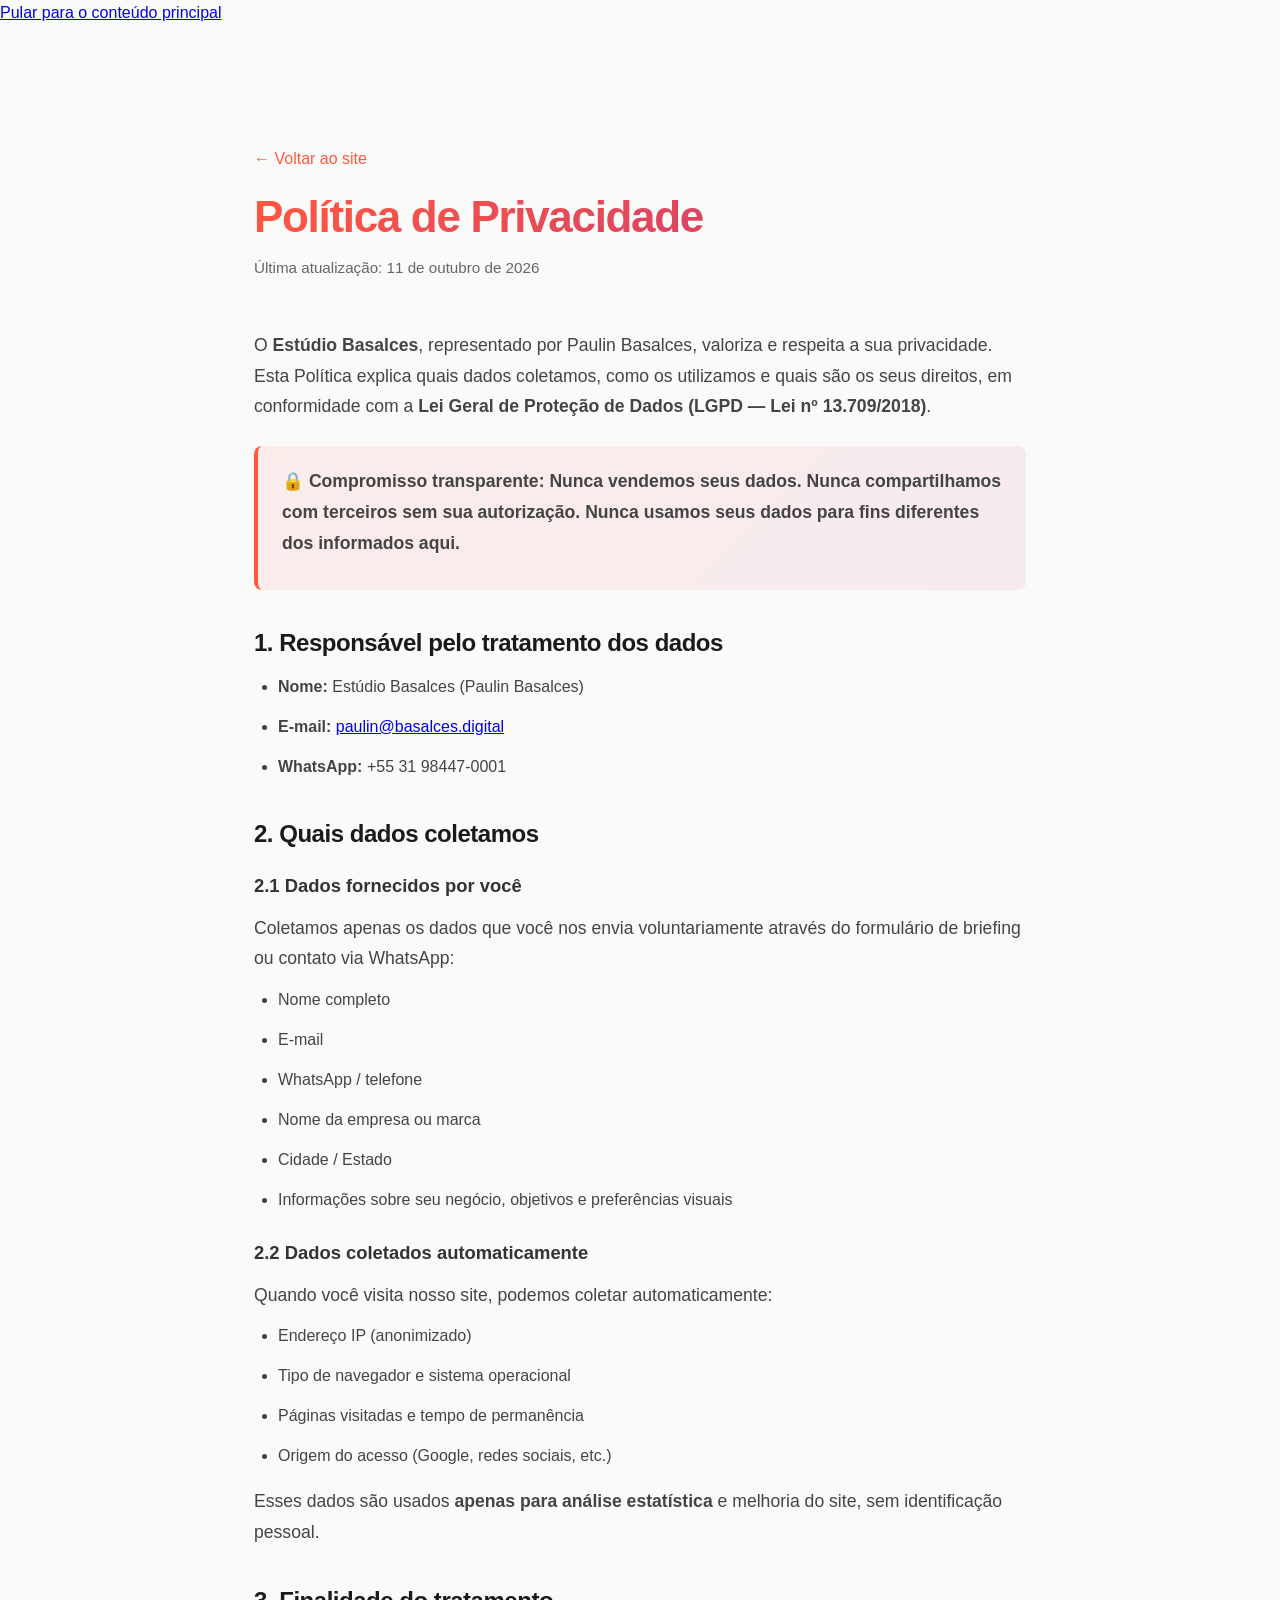
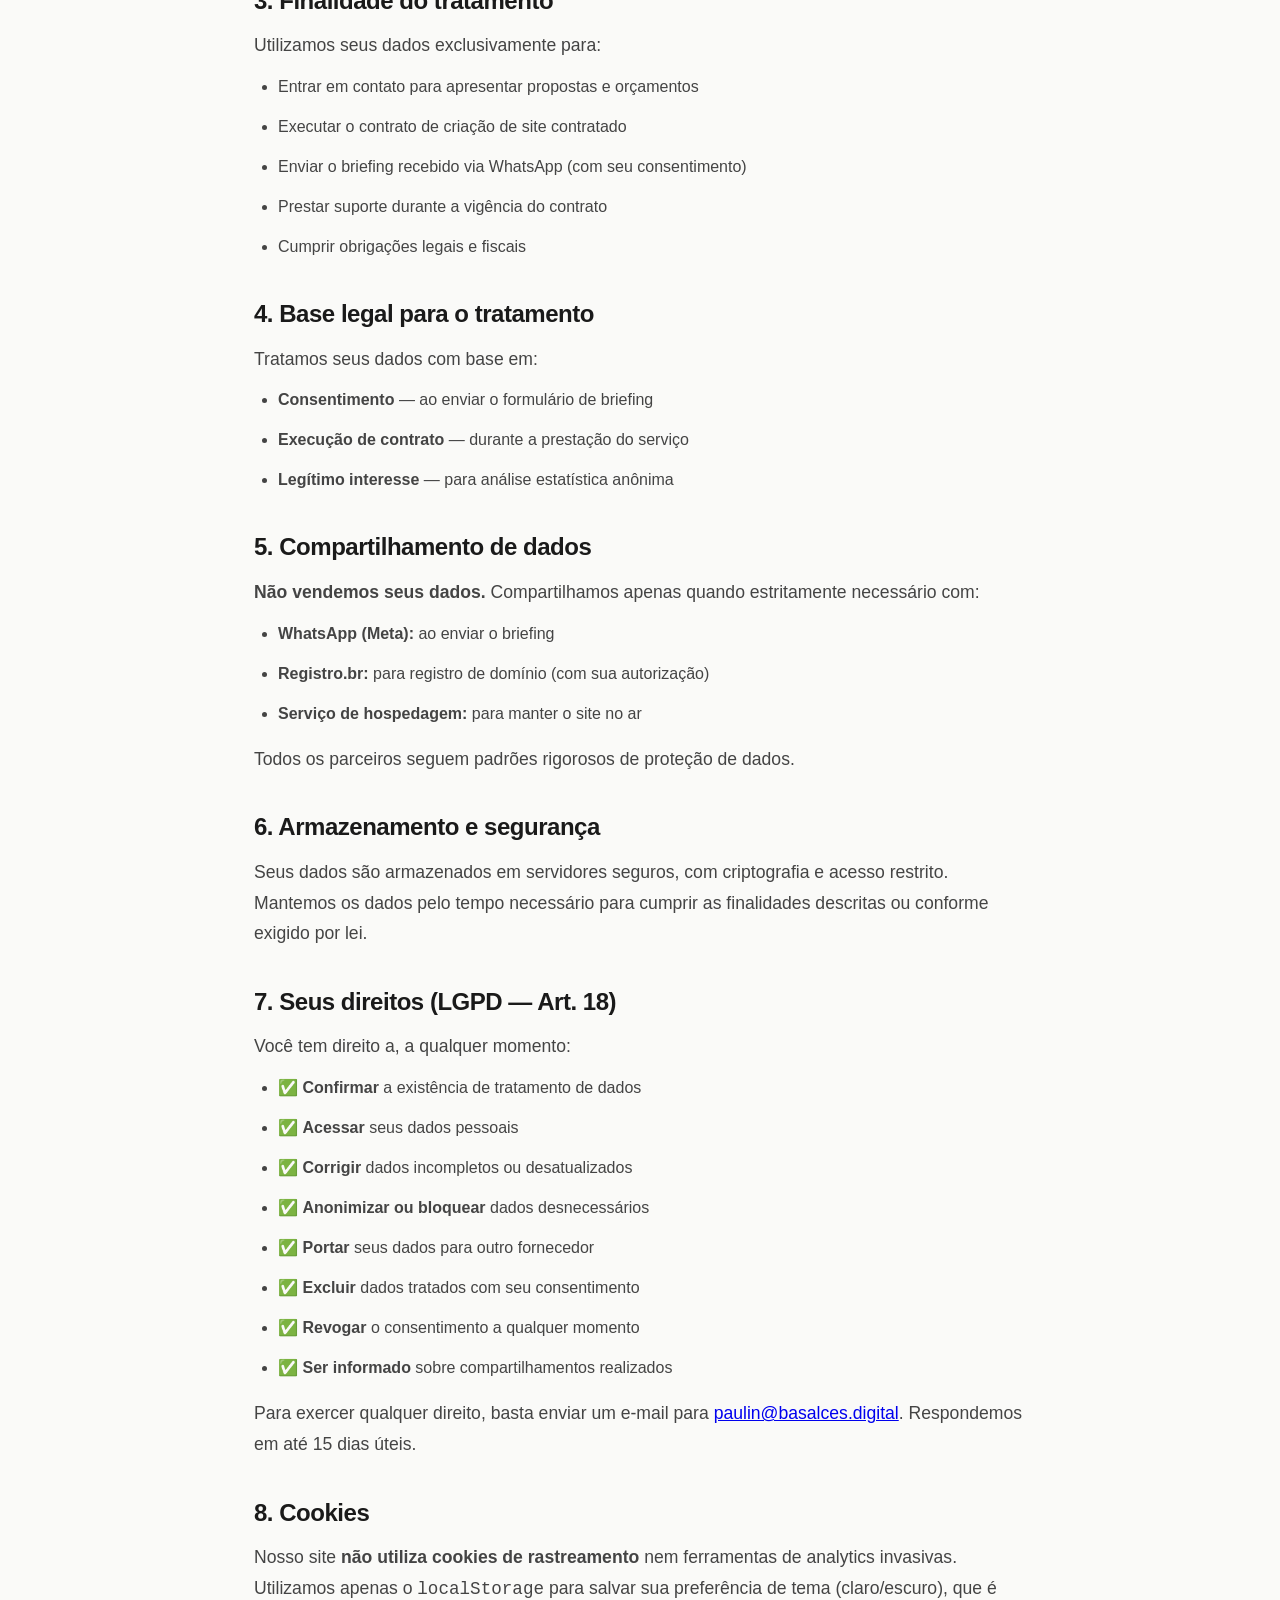
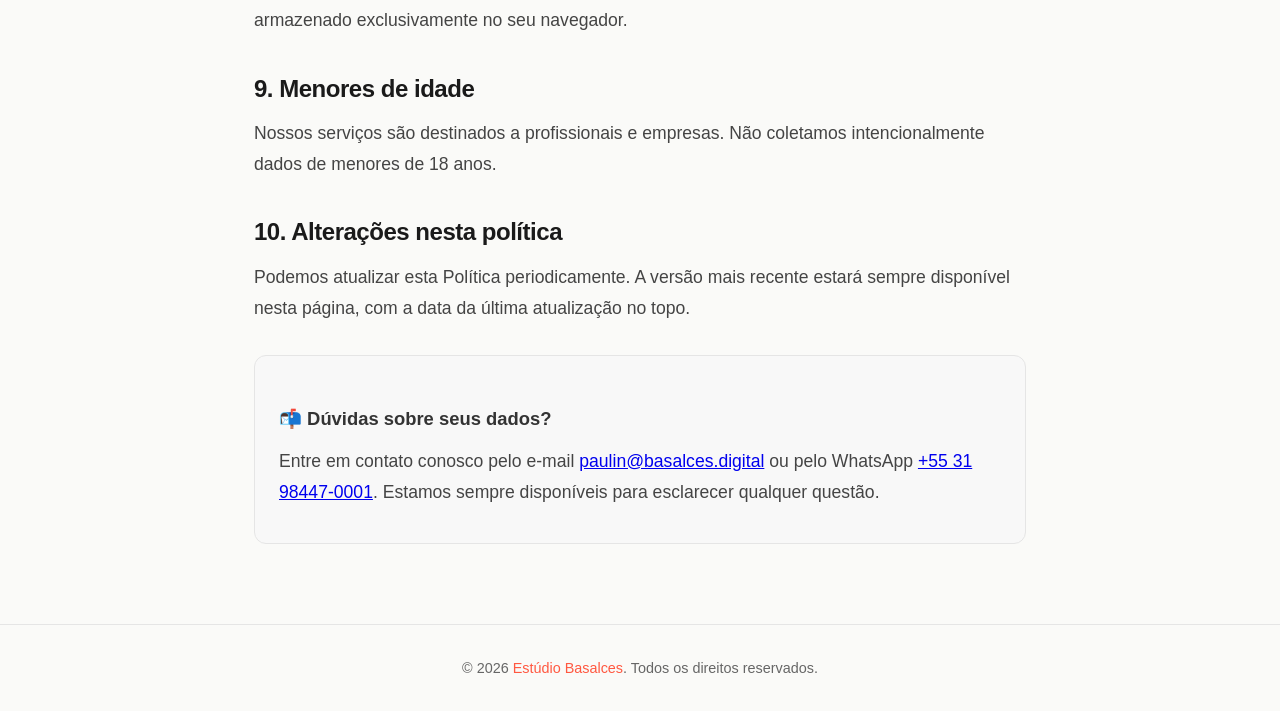
<file: politica-de-privacidade.html>
<!DOCTYPE html>
<html lang="pt-BR">
<head>
  <meta charset="UTF-8">
  <meta name="viewport" content="width=device-width, initial-scale=1.0">
  <meta name="robots" content="index, follow">
  <meta name="description" content="Política de Privacidade do Estúdio Basalces. Saiba como protegemos seus dados pessoais em conformidade com a LGPD.">
  <title>Política de Privacidade | Estúdio Basalces</title>
  <link rel="icon" type="image/svg+xml" href="favicon.svg">
  <link rel="stylesheet" href="style.css">
  <style>
    .legal-page {
      max-width: 820px;
      margin: 120px auto 80px;
      padding: 0 24px;
    }
    .legal-page h1 {
      font-size: clamp(2rem, 4vw, 2.75rem);
      margin-bottom: 16px;
      background: linear-gradient(135deg, #FF5841, #C53678);
      -webkit-background-clip: text;
      -webkit-text-fill-color: transparent;
      background-clip: text;
    }
    .legal-page .updated {
      color: var(--text-muted, #666);
      margin-bottom: 48px;
      font-size: 0.95rem;
    }
    .legal-page h2 {
      font-size: 1.5rem;
      margin: 40px 0 16px;
      color: var(--text-primary, #1a1a1a);
    }
    .legal-page h3 {
      font-size: 1.15rem;
      margin: 24px 0 12px;
      color: var(--text-secondary, #333);
    }
    .legal-page p, .legal-page li {
      line-height: 1.75;
      color: var(--text-secondary, #444);
      margin-bottom: 12px;
    }
    .legal-page ul {
      padding-left: 24px;
      margin-bottom: 16px;
    }
    .legal-page .highlight-box {
      background: linear-gradient(135deg, rgba(255, 88, 65, 0.08), rgba(197, 54, 120, 0.08));
      border-left: 4px solid #FF5841;
      padding: 20px 24px;
      border-radius: 8px;
      margin: 24px 0;
    }
    .legal-page .contact-box {
      background: var(--bg-card, #f8f8f8);
      border: 1px solid var(--border, #e5e5e5);
      padding: 24px;
      border-radius: 12px;
      margin-top: 32px;
    }
    .back-link {
      display: inline-flex;
      align-items: center;
      gap: 8px;
      color: #FF5841;
      text-decoration: none;
      font-weight: 500;
      margin-bottom: 24px;
      transition: gap 0.2s;
    }
    .back-link:hover { gap: 12px; }
  </style>
</head>
<body>
  <a href="#main-content" class="skip-link">Pular para o conteúdo principal</a>

  <main id="main-content" class="legal-page" role="main">
    <a href="index.html" class="back-link" aria-label="Voltar para a página inicial">
      ← Voltar ao site
    </a>

    <h1>Política de Privacidade</h1>
    <p class="updated">Última atualização: 11 de outubro de 2026</p>

    <p>
      O <strong>Estúdio Basalces</strong>, representado por Paulin Basalces,
      valoriza e respeita a sua privacidade. Esta Política explica quais dados
      coletamos, como os utilizamos e quais são os seus direitos, em conformidade
      com a <strong>Lei Geral de Proteção de Dados (LGPD — Lei nº 13.709/2018)</strong>.
    </p>

    <div class="highlight-box">
      <p><strong>🔒 Compromisso transparente:</strong> Nunca vendemos seus dados.
      Nunca compartilhamos com terceiros sem sua autorização. Nunca usamos seus
      dados para fins diferentes dos informados aqui.</p>
    </div>

    <h2>1. Responsável pelo tratamento dos dados</h2>
    <ul>
      <li><strong>Nome:</strong> Estúdio Basalces (Paulin Basalces)</li>
      <li><strong>E-mail:</strong> <a href="mailto:paulin@basalces.digital">paulin@basalces.digital</a></li>
      <li><strong>WhatsApp:</strong> +55 31 98447-0001</li>
    </ul>

    <h2>2. Quais dados coletamos</h2>
    <h3>2.1 Dados fornecidos por você</h3>
    <p>Coletamos apenas os dados que você nos envia voluntariamente através do
    formulário de briefing ou contato via WhatsApp:</p>
    <ul>
      <li>Nome completo</li>
      <li>E-mail</li>
      <li>WhatsApp / telefone</li>
      <li>Nome da empresa ou marca</li>
      <li>Cidade / Estado</li>
      <li>Informações sobre seu negócio, objetivos e preferências visuais</li>
    </ul>

    <h3>2.2 Dados coletados automaticamente</h3>
    <p>Quando você visita nosso site, podemos coletar automaticamente:</p>
    <ul>
      <li>Endereço IP (anonimizado)</li>
      <li>Tipo de navegador e sistema operacional</li>
      <li>Páginas visitadas e tempo de permanência</li>
      <li>Origem do acesso (Google, redes sociais, etc.)</li>
    </ul>
    <p>Esses dados são usados <strong>apenas para análise estatística</strong> e
    melhoria do site, sem identificação pessoal.</p>

    <h2>3. Finalidade do tratamento</h2>
    <p>Utilizamos seus dados exclusivamente para:</p>
    <ul>
      <li>Entrar em contato para apresentar propostas e orçamentos</li>
      <li>Executar o contrato de criação de site contratado</li>
      <li>Enviar o briefing recebido via WhatsApp (com seu consentimento)</li>
      <li>Prestar suporte durante a vigência do contrato</li>
      <li>Cumprir obrigações legais e fiscais</li>
    </ul>

    <h2>4. Base legal para o tratamento</h2>
    <p>Tratamos seus dados com base em:</p>
    <ul>
      <li><strong>Consentimento</strong> — ao enviar o formulário de briefing</li>
      <li><strong>Execução de contrato</strong> — durante a prestação do serviço</li>
      <li><strong>Legítimo interesse</strong> — para análise estatística anônima</li>
    </ul>

    <h2>5. Compartilhamento de dados</h2>
    <p><strong>Não vendemos seus dados.</strong> Compartilhamos apenas quando
    estritamente necessário com:</p>
    <ul>
      <li><strong>WhatsApp (Meta):</strong> ao enviar o briefing</li>
      <li><strong>Registro.br:</strong> para registro de domínio (com sua autorização)</li>
      <li><strong>Serviço de hospedagem:</strong> para manter o site no ar</li>
    </ul>
    <p>Todos os parceiros seguem padrões rigorosos de proteção de dados.</p>

    <h2>6. Armazenamento e segurança</h2>
    <p>Seus dados são armazenados em servidores seguros, com criptografia e
    acesso restrito. Mantemos os dados pelo tempo necessário para cumprir as
    finalidades descritas ou conforme exigido por lei.</p>

    <h2>7. Seus direitos (LGPD — Art. 18)</h2>
    <p>Você tem direito a, a qualquer momento:</p>
    <ul>
      <li>✅ <strong>Confirmar</strong> a existência de tratamento de dados</li>
      <li>✅ <strong>Acessar</strong> seus dados pessoais</li>
      <li>✅ <strong>Corrigir</strong> dados incompletos ou desatualizados</li>
      <li>✅ <strong>Anonimizar ou bloquear</strong> dados desnecessários</li>
      <li>✅ <strong>Portar</strong> seus dados para outro fornecedor</li>
      <li>✅ <strong>Excluir</strong> dados tratados com seu consentimento</li>
      <li>✅ <strong>Revogar</strong> o consentimento a qualquer momento</li>
      <li>✅ <strong>Ser informado</strong> sobre compartilhamentos realizados</li>
    </ul>
    <p>Para exercer qualquer direito, basta enviar um e-mail para
    <a href="mailto:paulin@basalces.digital">paulin@basalces.digital</a>.
    Respondemos em até 15 dias úteis.</p>

    <h2>8. Cookies</h2>
    <p>Nosso site <strong>não utiliza cookies de rastreamento</strong> nem
    ferramentas de analytics invasivas. Utilizamos apenas o
    <code>localStorage</code> para salvar sua preferência de tema (claro/escuro),
    que é armazenado exclusivamente no seu navegador.</p>

    <h2>9. Menores de idade</h2>
    <p>Nossos serviços são destinados a profissionais e empresas. Não coletamos
    intencionalmente dados de menores de 18 anos.</p>

    <h2>10. Alterações nesta política</h2>
    <p>Podemos atualizar esta Política periodicamente. A versão mais recente
    estará sempre disponível nesta página, com a data da última atualização no topo.</p>

    <div class="contact-box">
      <h3>📬 Dúvidas sobre seus dados?</h3>
      <p>Entre em contato conosco pelo e-mail
      <a href="mailto:paulin@basalces.digital">paulin@basalces.digital</a>
      ou pelo WhatsApp <a href="https://wa.me/5531984470001">+55 31 98447-0001</a>.
      Estamos sempre disponíveis para esclarecer qualquer questão.</p>
    </div>
  </main>

  <footer style="text-align:center;padding:32px 24px;color:var(--text-muted,#666);font-size:0.9rem;border-top:1px solid var(--border,#e5e5e5);">
    © 2026 <a href="index.html" style="color:#FF5841;text-decoration:none;">Estúdio Basalces</a>. Todos os direitos reservados.
  </footer>
</body>
</html>
</file>
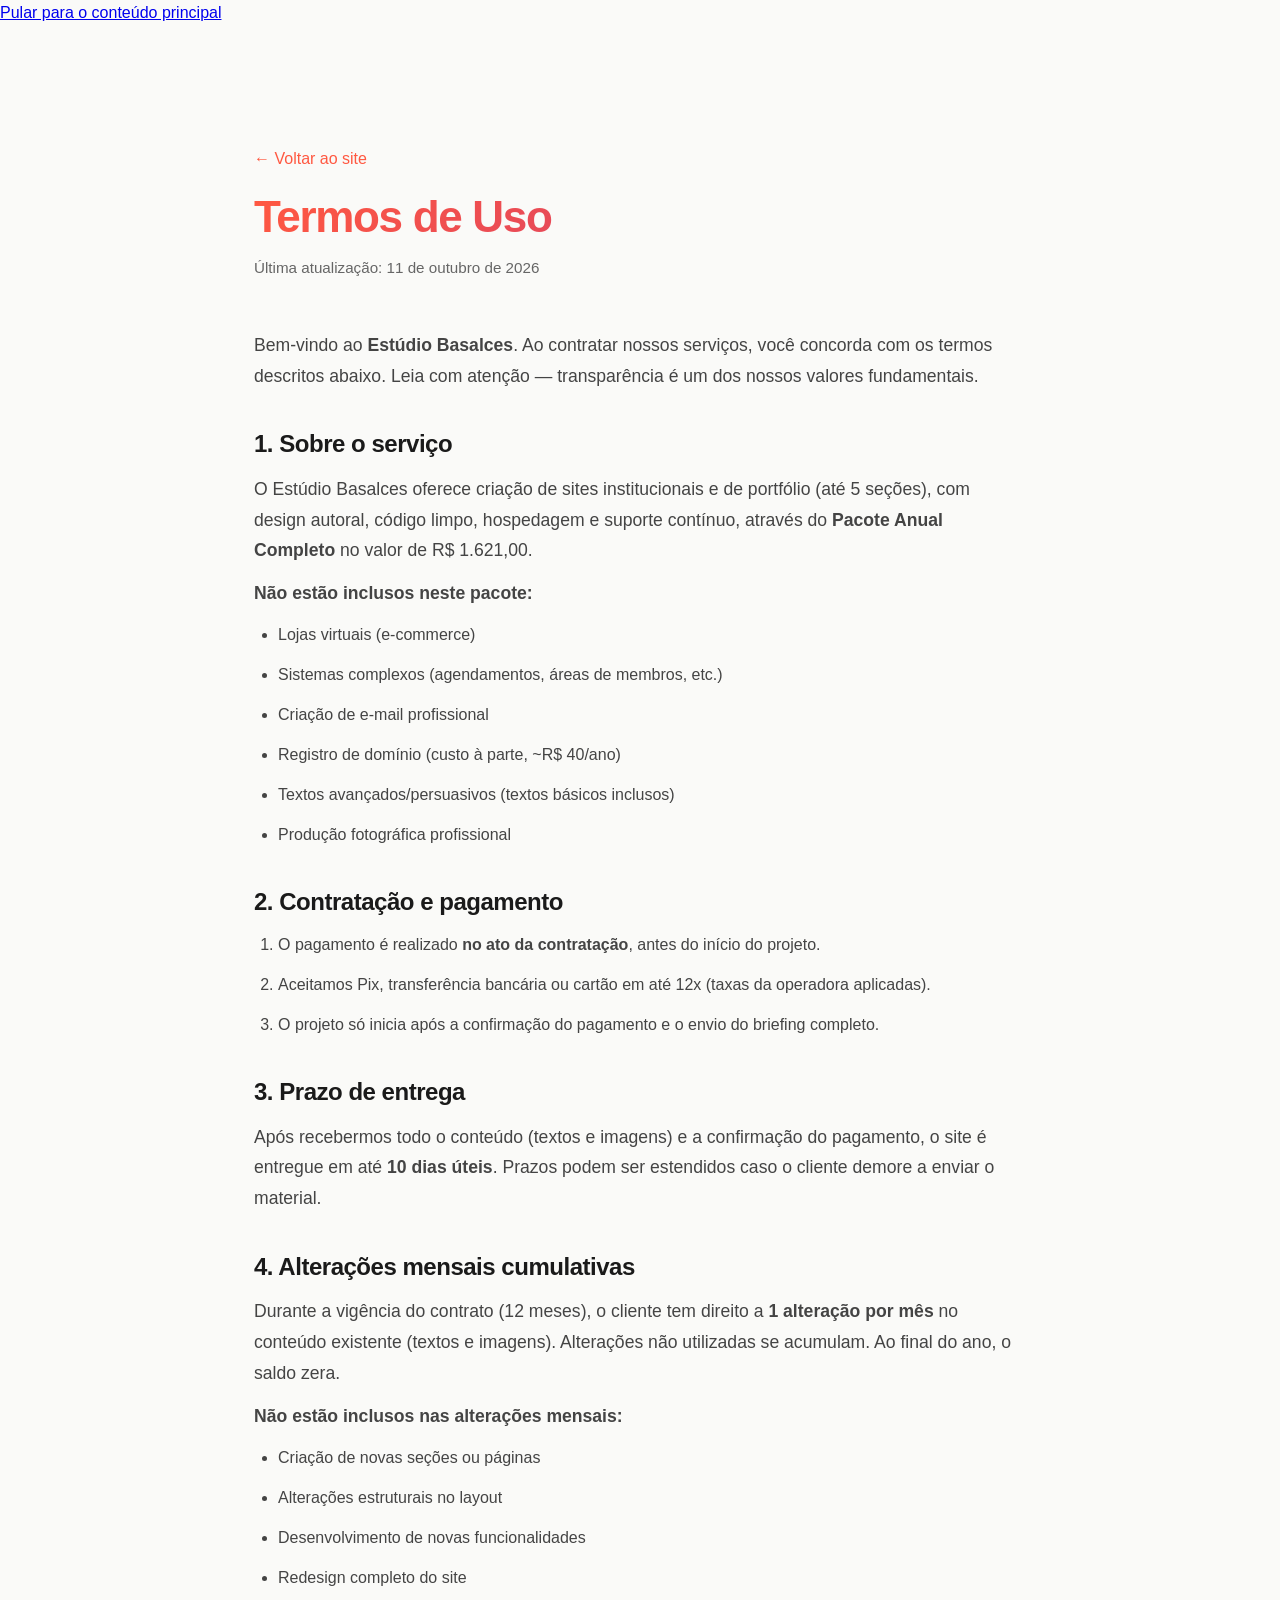
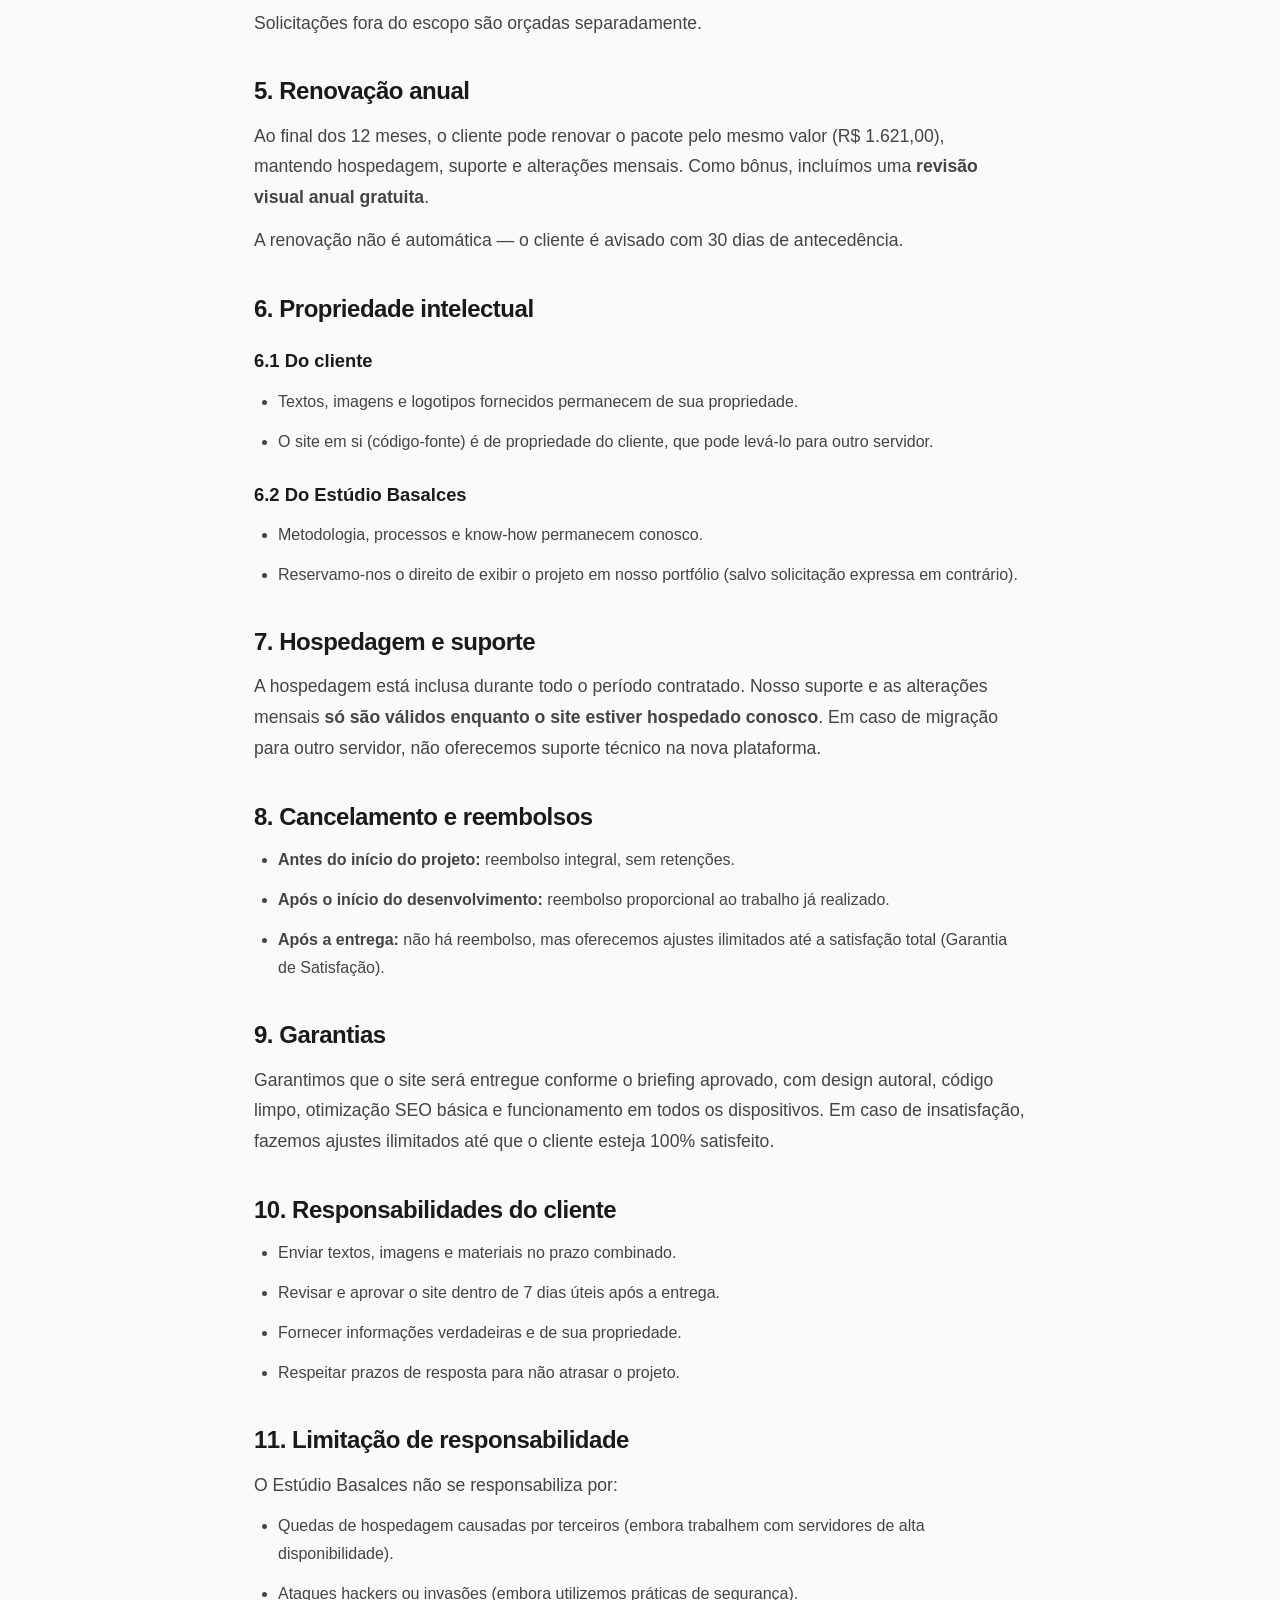
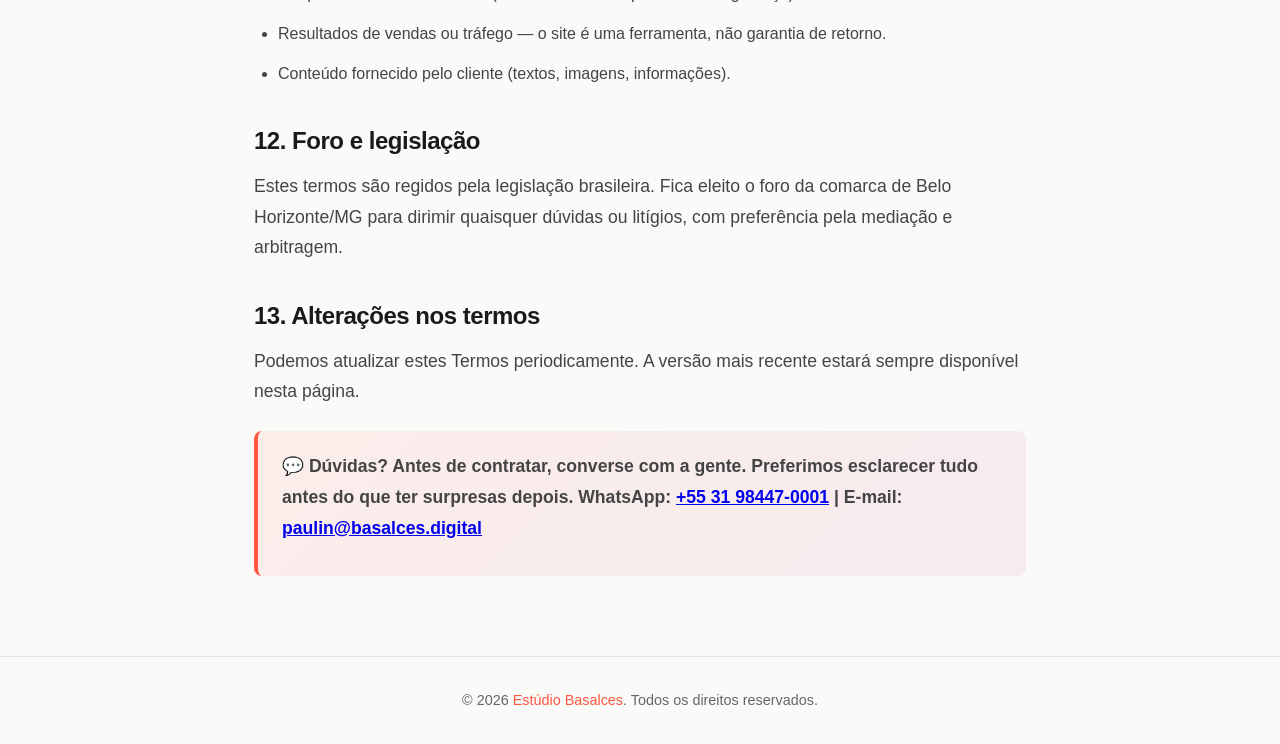
<file: termos-de-uso.html>
<!DOCTYPE html>
<html lang="pt-BR">
<head>
  <meta charset="UTF-8">
  <meta name="viewport" content="width=device-width, initial-scale=1.0">
  <meta name="robots" content="index, follow">
  <meta name="description" content="Termos de Uso do Estúdio Basalces. Conheça as regras de contratação do pacote anual de criação de sites profissionais.">
  <title>Termos de Uso | Estúdio Basalces</title>
  <link rel="icon" type="image/svg+xml" href="favicon.svg">
  <link rel="stylesheet" href="style.css">
  <style>
    .legal-page {
      max-width: 820px;
      margin: 120px auto 80px;
      padding: 0 24px;
    }
    .legal-page h1 {
      font-size: clamp(2rem, 4vw, 2.75rem);
      margin-bottom: 16px;
      background: linear-gradient(135deg, #FF5841, #C53678);
      -webkit-background-clip: text;
      -webkit-text-fill-color: transparent;
      background-clip: text;
    }
    .legal-page .updated {
      color: var(--text-muted, #666);
      margin-bottom: 48px;
      font-size: 0.95rem;
    }
    .legal-page h2 {
      font-size: 1.5rem;
      margin: 40px 0 16px;
      color: var(--text-primary, #1a1a1a);
    }
    .legal-page h3 {
      font-size: 1.15rem;
      margin: 24px 0 12px;
    }
    .legal-page p, .legal-page li {
      line-height: 1.75;
      color: var(--text-secondary, #444);
      margin-bottom: 12px;
    }
    .legal-page ul, .legal-page ol {
      padding-left: 24px;
      margin-bottom: 16px;
    }
    .legal-page .highlight-box {
      background: linear-gradient(135deg, rgba(255, 88, 65, 0.08), rgba(197, 54, 120, 0.08));
      border-left: 4px solid #FF5841;
      padding: 20px 24px;
      border-radius: 8px;
      margin: 24px 0;
    }
    .back-link {
      display: inline-flex;
      align-items: center;
      gap: 8px;
      color: #FF5841;
      text-decoration: none;
      font-weight: 500;
      margin-bottom: 24px;
      transition: gap 0.2s;
    }
    .back-link:hover { gap: 12px; }
  </style>
</head>
<body>
  <a href="#main-content" class="skip-link">Pular para o conteúdo principal</a>

  <main id="main-content" class="legal-page" role="main">
    <a href="index.html" class="back-link" aria-label="Voltar para a página inicial">
      ← Voltar ao site
    </a>

    <h1>Termos de Uso</h1>
    <p class="updated">Última atualização: 11 de outubro de 2026</p>

    <p>
      Bem-vindo ao <strong>Estúdio Basalces</strong>. Ao contratar nossos serviços,
      você concorda com os termos descritos abaixo. Leia com atenção — transparência
      é um dos nossos valores fundamentais.
    </p>

    <h2>1. Sobre o serviço</h2>
    <p>O Estúdio Basalces oferece criação de sites institucionais e de portfólio
    (até 5 seções), com design autoral, código limpo, hospedagem e suporte contínuo,
    através do <strong>Pacote Anual Completo</strong> no valor de R$ 1.621,00.</p>
    <p><strong>Não estão inclusos neste pacote:</strong></p>
    <ul>
      <li>Lojas virtuais (e-commerce)</li>
      <li>Sistemas complexos (agendamentos, áreas de membros, etc.)</li>
      <li>Criação de e-mail profissional</li>
      <li>Registro de domínio (custo à parte, ~R$ 40/ano)</li>
      <li>Textos avançados/persuasivos (textos básicos inclusos)</li>
      <li>Produção fotográfica profissional</li>
    </ul>

    <h2>2. Contratação e pagamento</h2>
    <ol>
      <li>O pagamento é realizado <strong>no ato da contratação</strong>, antes do início do projeto.</li>
      <li>Aceitamos Pix, transferência bancária ou cartão em até 12x (taxas da operadora aplicadas).</li>
      <li>O projeto só inicia após a confirmação do pagamento e o envio do briefing completo.</li>
    </ol>

    <h2>3. Prazo de entrega</h2>
    <p>Após recebermos todo o conteúdo (textos e imagens) e a confirmação do pagamento,
    o site é entregue em até <strong>10 dias úteis</strong>. Prazos podem ser estendidos
    caso o cliente demore a enviar o material.</p>

    <h2>4. Alterações mensais cumulativas</h2>
    <p>Durante a vigência do contrato (12 meses), o cliente tem direito a
    <strong>1 alteração por mês</strong> no conteúdo existente (textos e imagens).
    Alterações não utilizadas se acumulam. Ao final do ano, o saldo zera.</p>
    <p><strong>Não estão inclusos nas alterações mensais:</strong></p>
    <ul>
      <li>Criação de novas seções ou páginas</li>
      <li>Alterações estruturais no layout</li>
      <li>Desenvolvimento de novas funcionalidades</li>
      <li>Redesign completo do site</li>
    </ul>
    <p>Solicitações fora do escopo são orçadas separadamente.</p>

    <h2>5. Renovação anual</h2>
    <p>Ao final dos 12 meses, o cliente pode renovar o pacote pelo mesmo valor
    (R$ 1.621,00), mantendo hospedagem, suporte e alterações mensais. Como bônus,
    incluímos uma <strong>revisão visual anual gratuita</strong>.</p>
    <p>A renovação não é automática — o cliente é avisado com 30 dias de antecedência.</p>

    <h2>6. Propriedade intelectual</h2>
    <h3>6.1 Do cliente</h3>
    <ul>
      <li>Textos, imagens e logotipos fornecidos permanecem de sua propriedade.</li>
      <li>O site em si (código-fonte) é de propriedade do cliente, que pode levá-lo para outro servidor.</li>
    </ul>
    <h3>6.2 Do Estúdio Basalces</h3>
    <ul>
      <li>Metodologia, processos e know-how permanecem conosco.</li>
      <li>Reservamo-nos o direito de exibir o projeto em nosso portfólio (salvo solicitação expressa em contrário).</li>
    </ul>

    <h2>7. Hospedagem e suporte</h2>
    <p>A hospedagem está inclusa durante todo o período contratado. Nosso suporte
    e as alterações mensais <strong>só são válidos enquanto o site estiver
    hospedado conosco</strong>. Em caso de migração para outro servidor, não
    oferecemos suporte técnico na nova plataforma.</p>

    <h2>8. Cancelamento e reembolsos</h2>
    <ul>
      <li><strong>Antes do início do projeto:</strong> reembolso integral, sem retenções.</li>
      <li><strong>Após o início do desenvolvimento:</strong> reembolso proporcional ao trabalho já realizado.</li>
      <li><strong>Após a entrega:</strong> não há reembolso, mas oferecemos ajustes ilimitados até a satisfação total (Garantia de Satisfação).</li>
    </ul>

    <h2>9. Garantias</h2>
    <p>Garantimos que o site será entregue conforme o briefing aprovado, com
    design autoral, código limpo, otimização SEO básica e funcionamento em todos
    os dispositivos. Em caso de insatisfação, fazemos ajustes ilimitados até que
    o cliente esteja 100% satisfeito.</p>

    <h2>10. Responsabilidades do cliente</h2>
    <ul>
      <li>Enviar textos, imagens e materiais no prazo combinado.</li>
      <li>Revisar e aprovar o site dentro de 7 dias úteis após a entrega.</li>
      <li>Fornecer informações verdadeiras e de sua propriedade.</li>
      <li>Respeitar prazos de resposta para não atrasar o projeto.</li>
    </ul>

    <h2>11. Limitação de responsabilidade</h2>
    <p>O Estúdio Basalces não se responsabiliza por:</p>
    <ul>
      <li>Quedas de hospedagem causadas por terceiros (embora trabalhem com servidores de alta disponibilidade).</li>
      <li>Ataques hackers ou invasões (embora utilizemos práticas de segurança).</li>
      <li>Resultados de vendas ou tráfego — o site é uma ferramenta, não garantia de retorno.</li>
      <li>Conteúdo fornecido pelo cliente (textos, imagens, informações).</li>
    </ul>

    <h2>12. Foro e legislação</h2>
    <p>Estes termos são regidos pela legislação brasileira. Fica eleito o foro
    da comarca de Belo Horizonte/MG para dirimir quaisquer dúvidas ou litígios,
    com preferência pela mediação e arbitragem.</p>

    <h2>13. Alterações nos termos</h2>
    <p>Podemos atualizar estes Termos periodicamente. A versão mais recente
    estará sempre disponível nesta página.</p>

    <div class="highlight-box">
      <p><strong>💬 Dúvidas?</strong> Antes de contratar, converse com a gente.
      Preferimos esclarecer tudo antes do que ter surpresas depois.
      WhatsApp: <a href="https://wa.me/5531984470001">+55 31 98447-0001</a> |
      E-mail: <a href="mailto:paulin@basalces.digital">paulin@basalces.digital</a></p>
    </div>
  </main>

  <footer style="text-align:center;padding:32px 24px;color:var(--text-muted,#666);font-size:0.9rem;border-top:1px solid var(--border,#e5e5e5);">
    © 2026 <a href="index.html" style="color:#FF5841;text-decoration:none;">Estúdio Basalces</a>. Todos os direitos reservados.
  </footer>
</body>
</html>
</file>
<file: style.css>
/* ========================================
ESTÚDIO BASALCES - FOLHA DE ESTILOS
Paleta: Off-White, Laranja Pôr do Sol, Vermelho-Violeta
======================================== */

/* --- RESET E BASE --- */
*, *::before, *::after {
    margin: 0;
    padding: 0;
    box-sizing: border-box;
}

html {
    scroll-behavior: smooth;
}

body {
    font-family: -apple-system, BlinkMacSystemFont, 'Segoe UI', 'Roboto', 'Helvetica Neue', 'Arial', sans-serif;
    background-color: #FAFAF8;
    color: #1A1A1A;
    line-height: 1.6;
    overflow-x: hidden;
}

/* Foco visível para acessibilidade */
*:focus-visible {
    outline: 3px solid #FF5841;
    outline-offset: 2px;
}

/* --- TIPOGRAFIA --- */
h1 {
    font-size: clamp(3rem, 7vw, 5.5rem);
    font-weight: 800;
    line-height: 1;
    letter-spacing: -0.03em;
    margin-bottom: 1.5rem;
}

h2 {
    font-size: clamp(2.5rem, 5vw, 4rem);
    font-weight: 800;
    letter-spacing: -0.02em;
    line-height: 1.1;
    margin-bottom: 1.5rem;
}

h3 {
    font-size: 1.5rem;
    font-weight: 700;
    margin-bottom: 1rem;
}

p {
    font-size: 1.1rem;
    line-height: 1.7;
    color: #5A5A5A;
}

/* --- LAYOUT E UTILITÁRIOS --- */
.container {
    max-width: 1200px;
    margin: 0 auto;
    padding: 0 2rem;
}

.text-center {
    text-align: center;
}

.orange {
    color: #FF5841;
}

.violet {
    color: #C53678;
}

.section {
    padding: 7rem 0;
    position: relative;
    display: block;
    width: 100%;
    clear: both;
}

.bg-white {
    background-color: white;
}

.section-subtitle {
    max-width: 640px;
    margin: 0 auto 1rem;
    font-size: 1.1rem;
    color: #5A5A5A;
}

/* Grids responsivos */
.grid-4 {
    display: grid;
    grid-template-columns: repeat(auto-fit, minmax(250px, 1fr));
    gap: 2.5rem;
    margin-top: 4rem;
}

.grid-3 {
    display: grid;
    grid-template-columns: repeat(auto-fit, minmax(280px, 1fr));
    gap: 2.5rem;
    margin-top: 4rem;
}

.grid-2 {
    display: grid;
    grid-template-columns: repeat(auto-fit, minmax(300px, 1fr));
    gap: 2.5rem;
    margin-top: 4rem;
}

/* --- BOTÕES --- */
.btn {
    display: inline-flex;
    align-items: center;
    justify-content: center;
    gap: 8px;
    padding: 1.2rem 2.5rem;
    border-radius: 50px;
    font-weight: 700;
    text-decoration: none;
    transition: all 0.3s ease;
    border: none;
    font-size: 1.05rem;
    cursor: pointer;
    position: relative;
    overflow: hidden;
    font-family: inherit;
}

.btn::before {
    content: '';
    position: absolute;
    top: 50%;
    left: 50%;
    width: 0;
    height: 0;
    border-radius: 50%;
    background: rgba(255, 255, 255, 0.3);
    transform: translate(-50%, -50%);
    transition: width 0.6s, height 0.6s;
}

.btn:hover::before {
    width: 300px;
    height: 300px;
}

.btn-orange {
    background-color: #FF5841;
    color: white;
}

.btn-orange:hover {
    background-color: #E64A35;
    transform: translateY(-3px);
    box-shadow: 0 10px 30px rgba(255, 88, 65, 0.4);
}

.btn-violet {
    background-color: #C53678;
    color: white;
}

.btn-violet:hover {
    background-color: #A82D66;
    transform: translateY(-3px);
    box-shadow: 0 10px 30px rgba(197, 54, 120, 0.4);
}

.btn-outline {
    background: transparent;
    border: 2px solid #1A1A1A;
    color: #1A1A1A;
}

.btn-outline:hover {
    background-color: #1A1A1A;
    color: white;
}

.btn-full {
    width: 100%;
}

/* ========================================
HEADER FLUTUANTE (PILL STYLE)
======================================== */
header {
    padding: 1.5rem 0;
    position: fixed;
    top: 0;
    left: 0;
    right: 0;
    z-index: 100;
    transition: all 0.4s cubic-bezier(0.25, 0.46, 0.45, 0.94);
    display: block;
    width: 100%;
}

header .header-content {
    display: flex;
    justify-content: space-between;
    align-items: center;
    flex-wrap: nowrap;
    gap: 1rem;
    max-width: 1200px;
    margin: 0 auto;
    padding: 0 2rem;
    transition: all 0.4s cubic-bezier(0.25, 0.46, 0.45, 0.94);
}

header.scrolled {
    padding: 0.8rem 0;
}

header.scrolled .header-content {
    max-width: 900px;
    width: fit-content;
    margin: 0 auto;
    background: rgba(250, 249, 246, 0.85);
    backdrop-filter: blur(20px) saturate(180%);
    -webkit-backdrop-filter: blur(20px) saturate(180%);
    border-radius: 50px;
    padding: 0.8rem 2rem;
    box-shadow:
        0 4px 30px rgba(0, 0, 0, 0.08),
        0 1px 3px rgba(0, 0, 0, 0.05),
        inset 0 1px 0 rgba(255, 255, 255, 0.5);
    border: 1px solid rgba(255, 255, 255, 0.3);
}

header .logo,
header a.logo {
    font-size: 1.8rem;
    font-weight: 800;
    color: #1A1A1A !important;
    text-decoration: none !important;
    transition: color 0.3s ease;
}

header .logo:hover,
header a.logo:hover {
    color: #FF5841 !important;
}

header .logo span,
header a.logo span {
    color: #FF5841 !important;
}

header.scrolled .logo,
header.scrolled a.logo {
    font-size: 1.5rem;
}

body.dark-mode header .logo,
body.dark-mode header a.logo {
    color: #FAFAF8 !important;
}

body.dark-mode header .logo:hover,
body.dark-mode header a.logo:hover {
    color: #FF5841 !important;
}

header.scrolled .whatsapp-header {
    padding: 0.5rem 1.2rem;
    font-size: 0.85rem;
}

header.scrolled .theme-toggle {
    width: 42px;
    height: 26px;
}

body.dark-mode header.scrolled .header-content {
    background: rgba(26, 26, 26, 0.85);
    border: 1px solid rgba(255, 255, 255, 0.1);
    box-shadow:
        0 4px 30px rgba(0, 0, 0, 0.3),
        inset 0 1px 0 rgba(255, 255, 255, 0.05);
}

/* ========================================
HERO
======================================== */
.hero {
    padding: 140px 0 100px;
    position: relative;
    overflow: hidden;
    min-height: 90vh;
    display: flex;
    align-items: center;
    width: 100%;
    clear: both;
}

.hero::before {
    content: ' ';
    position: absolute;
    inset: 0;
    background-image:
        linear-gradient(rgba(26, 26, 26, 0.03) 1px, transparent 1px),
        linear-gradient(90deg, rgba(26, 26, 26, 0.03) 1px, transparent 1px);
    background-size: 60px 60px;
    mask-image: radial-gradient(ellipse at center, black 30%, transparent 80%);
    -webkit-mask-image: radial-gradient(ellipse at center, black 30%, transparent 80%);
    z-index: 0;
}

.hero::after {
    content: '';
    position: absolute;
    top: -20%;
    right: -10%;
    width: 60%;
    height: 80%;
    background: radial-gradient(circle, rgba(255, 88, 65, 0.08) 0%, transparent 70%);
    z-index: 0;
}

.hero-shape {
    position: absolute;
    border-radius: 50%;
    opacity: 0.12;
    animation: float 20s ease-in-out infinite;
    filter: blur(40px);
    pointer-events: none;
}

.hero-shape-1 {
    width: 500px;
    height: 500px;
    top: -150px;
    right: -150px;
    background: #FF5841;
}

.hero-shape-2 {
    width: 350px;
    height: 350px;
    bottom: -100px;
    left: -100px;
    background: #C53678;
    animation-delay: -7s;
}

.hero-shape-3 {
    width: 250px;
    height: 250px;
    top: 40%;
    left: 40%;
    background: #FF5841;
    animation-delay: -14s;
}

@keyframes float {
    0%, 100% { transform: translate(0, 0) scale(1); }
    33% { transform: translate(40px, -40px) scale(1.1); }
    66% { transform: translate(-30px, 30px) scale(0.95); }
}

.hero-content {
    max-width: 1100px;
    width: 100%;
    margin: 0 auto;
    position: relative;
    z-index: 1;
    display: grid;
    grid-template-columns: 1.2fr 1fr;
    gap: 2rem;
    align-items: center;
}

.hero-content > section {
    grid-column: 1 / -1;
    display: block;
    width: 100%;
}

.hero-text {
    text-align: left;
}

.hero-badge {
    display: inline-flex;
    align-items: center;
    gap: 8px;
    padding: 8px 16px;
    background: rgba(255, 88, 65, 0.1);
    color: #FF5841;
    border-radius: 50px;
    font-size: 0.85rem;
    font-weight: 600;
    margin-bottom: 1.5rem;
    border: 1px solid rgba(255, 88, 65, 0.2);
}

.hero-badge::before {
    content: '';
    width: 8px;
    height: 8px;
    background: #FF5841;
    border-radius: 50%;
    animation: pulse-dot 2s ease-in-out infinite;
}

@keyframes pulse-dot {
    0%, 100% { opacity: 1; transform: scale(1); }
    50% { opacity: 0.5; transform: scale(1.3); }
}

.hero h1 {
    font-size: clamp(2.8rem, 6vw, 4.5rem);
    margin-bottom: 1.5rem;
    line-height: 1.05;
}

.hero-description {
    font-size: 1.2rem;
    line-height: 1.6;
    margin-bottom: 2.5rem;
    max-width: 500px;
}

.hero-buttons {
    display: flex;
    gap: 1rem;
    justify-content: flex-start;
    flex-wrap: wrap;
    margin-bottom: 2rem;
}

.hero-social-proof {
    display: flex;
    align-items: center;
    gap: 1rem;
    font-size: 0.9rem;
    color: #5A5A5A;
}

.hero-social-proof .avatars {
    display: flex;
}

.hero-social-proof .avatar {
    width: 32px;
    height: 32px;
    border-radius: 50%;
    background: linear-gradient(135deg, #FF5841, #C53678);
    border: 2px solid #FAFAF8;
    margin-left: -8px;
    display: flex;
    align-items: center;
    justify-content: center;
    font-size: 0.7rem;
    color: white;
    font-weight: 700;
}

.hero-social-proof .avatar:first-child {
    margin-left: 0;
}

.hero-visual {
    position: relative;
    display: flex;
    justify-content: center;
    align-items: center;
}

.hero-card {
    background: white;
    border-radius: 20px;
    padding: 2rem;
    box-shadow:
        0 25px 60px rgba(0, 0, 0, 0.12),
        0 0 0 1px rgba(0, 0, 0, 0.05);
    transform: rotate(3deg);
    transition: transform 0.4s ease;
    max-width: 380px;
    width: 100%;
}

.hero-card:hover {
    transform: rotate(0deg) translateY(-10px);
}

.hero-card-header {
    display: flex;
    align-items: center;
    gap: 0.8rem;
    margin-bottom: 1.5rem;
    padding-bottom: 1rem;
    border-bottom: 1px solid #F5F3EF;
}

.hero-card-icon {
    width: 48px;
    height: 48px;
    background: linear-gradient(135deg, #FF5841, #C53678);
    border-radius: 12px;
    display: flex;
    align-items: center;
    justify-content: center;
    font-size: 1.5rem;
}

.hero-card-title {
    font-size: 1rem;
    font-weight: 700;
    color: #1A1A1A;
    margin: 0;
}

.hero-card-subtitle {
    font-size: 0.85rem;
    color: #5A5A5A;
    margin: 0;
}

.hero-card-stats {
    display: grid;
    grid-template-columns: 1fr 1fr;
    gap: 1rem;
}

.hero-stat {
    text-align: center;
    padding: 1rem;
    background: #FAFAF8;
    border-radius: 12px;
}

.hero-stat-number {
    font-size: 1.8rem;
    font-weight: 800;
    color: #FF5841;
    display: block;
    line-height: 1;
    margin-bottom: 0.3rem;
}

.hero-stat-label {
    font-size: 0.75rem;
    color: #5A5A5A;
    font-weight: 500;
}

.urgency-float {
    position: absolute;
    top: -20px;
    right: -20px;
    background: #C53678;
    color: white;
    padding: 0.8rem 1.2rem;
    border-radius: 50px;
    font-size: 0.8rem;
    font-weight: 700;
    box-shadow: 0 10px 30px rgba(197, 54, 120, 0.3);
    animation: bounce-float 3s ease-in-out infinite;
    z-index: 2;
}

@keyframes bounce-float {
    0%, 100% { transform: translateY(0) rotate(-5deg); }
    50% { transform: translateY(-10px) rotate(0deg); }
}

/* Navegação Desktop */
.desktop-nav {
    display: none;
}

.desktop-nav a {
    color: #1A1A1A;
    text-decoration: none;
    font-weight: 600;
    margin-left: 2rem;
    transition: color 0.3s;
    font-size: 0.95rem;
}

.desktop-nav a:hover {
    color: #FF5841;
}

/* Controles do Header */
.header-controls {
    display: flex;
    align-items: center;
    gap: 0.8rem;
    flex-shrink: 0;
}

/* Theme Toggle — CORRIGIDO: removido ::before conflitante */
.theme-toggle {
    background: rgba(255, 255, 255, 0.4);
    backdrop-filter: blur(8px);
    -webkit-backdrop-filter: blur(8px);
    border: none;
    border-radius: 50px;
    width: 44px;
    height: 28px;
    position: relative;
    cursor: pointer;
    transition: all 0.3s ease;
    display: flex;
    align-items: center;
    justify-content: center;
    box-shadow: 0 4px 6px rgba(0, 0, 0, 0.05);
    color: #1A1A1A;
}

.theme-toggle:hover {
    background: rgba(255, 255, 255, 0.6);
    box-shadow: 0 6px 12px rgba(0, 0, 0, 0.08);
}

.theme-toggle .icon-sun,
.theme-toggle .icon-moon {
    position: absolute;
    top: 50%;
    transform: translateY(-50%);
    transition: all 0.3s ease;
    font-size: 14px;
}

.theme-toggle .icon-sun {
    opacity: 1;
    left: 6px;
}

.theme-toggle .icon-moon {
    opacity: 0;
    right: 6px;
}

body.dark-mode .theme-toggle {
    background: rgba(45, 45, 45, 0.4);
    color: #FAFAF8;
    box-shadow: 0 4px 6px rgba(0, 0, 0, 0.2);
}

body.dark-mode .theme-toggle:hover {
    background: rgba(45, 45, 45, 0.6);
}

body.dark-mode .theme-toggle .icon-sun {
    opacity: 0;
}

body.dark-mode .theme-toggle .icon-moon {
    opacity: 1;
}

.whatsapp-header {
    display: none;
    background: #FF5841;
    color: white;
    padding: 0.7rem 1.5rem;
    border-radius: 50px;
    text-decoration: none;
    font-weight: 700;
    font-size: 0.9rem;
    transition: all 0.3s ease;
    white-space: nowrap;
}

.whatsapp-header:hover {
    background: #E64A35;
    transform: translateY(-2px);
}

/* Menu Hambúrguer */
.mobile-menu-toggle {
    display: flex;
    flex-direction: column;
    gap: 5px;
    background: none;
    border: none;
    cursor: pointer;
    padding: 0.5rem;
    z-index: 101;
}

.mobile-menu-toggle span {
    display: block;
    width: 28px;
    height: 3px;
    background: #1A1A1A;
    border-radius: 3px;
    transition: all 0.3s ease;
}

.mobile-menu-toggle.active span:nth-child(1) {
    transform: rotate(45deg) translate(6px, 6px);
}

.mobile-menu-toggle.active span:nth-child(2) {
    opacity: 0;
}

.mobile-menu-toggle.active span:nth-child(3) {
    transform: rotate(-45deg) translate(6px, -6px);
}

.mobile-nav {
    position: fixed;
    top: 0;
    right: -100%;
    width: 80%;
    max-width: 350px;
    height: 100vh;
    background: white;
    padding: 6rem 2rem 2rem;
    transition: right 0.3s ease;
    z-index: 100;
    box-shadow: -5px 0 20px rgba(0, 0, 0, 0.1);
}

.mobile-nav.active {
    right: 0;
}

.mobile-nav a {
    display: block;
    color: #1A1A1A;
    text-decoration: none;
    font-size: 1.2rem;
    font-weight: 600;
    padding: 1rem 0;
    border-bottom: 1px solid #F5F3EF;
    transition: color 0.3s;
}

.mobile-nav a:hover {
    color: #FF5841;
}

.mobile-overlay {
    position: fixed;
    top: 0;
    left: 0;
    width: 100%;
    height: 100%;
    background: rgba(0, 0, 0, 0.5);
    opacity: 0;
    visibility: hidden;
    transition: all 0.3s;
    z-index: 99;
}

.mobile-overlay.active {
    opacity: 1;
    visibility: visible;
}

/* --- CARDS --- */
.card {
    background: white;
    padding: 3rem 2.5rem;
    border-radius: 16px;
    border: 3px solid #1A1A1A;
    transition: all 0.3s ease;
    position: relative;
}

.card:hover {
    transform: translateY(-5px) rotate(-1deg);
    box-shadow: 0 20px 40px rgba(0, 0, 0, 0.1);
}

.card-number {
    font-size: 3rem;
    font-weight: 800;
    color: #FF5841;
    opacity: 0.2;
    position: absolute;
    top: 1.5rem;
    right: 2rem;
}

.card-icon {
    width: 60px;
    height: 60px;
    background: #FF5841;
    border-radius: 12px;
    display: flex;
    align-items: center;
    justify-content: center;
    font-size: 1.8rem;
    margin-bottom: 1.5rem;
    color: white;
    transition: transform 0.3s ease;
}

.card:hover .card-icon {
    transform: rotate(360deg);
}

.card-icon-violet {
    background: #C53678;
}

.card-negative {
    border-color: #C53678;
}

/* --- STATS --- */
.stats-grid {
    display: grid;
    grid-template-columns: repeat(auto-fit, minmax(250px, 1fr));
    gap: 3rem;
    margin-top: 4rem;
}

.stat-item {
    text-align: center;
    padding: 2rem;
}

.stat-number {
    font-size: 4rem;
    font-weight: 800;
    color: #C53678;
    line-height: 1;
    margin-bottom: 0.5rem;
    display: inline-block;
}

.stat-label {
    font-size: 1.05rem;
    color: #5A5A5A;
    font-weight: 500;
}

/* --- PORTFÓLIO CAROUSEL --- */
.portfolio-carousel {
    margin-top: 4rem;
    overflow: hidden;
    position: relative;
}

.portfolio-carousel::before,
.portfolio-carousel::after {
    content: '';
    position: absolute;
    top: 0;
    width: 200px;
    height: 100%;
    z-index: 2;
    pointer-events: none;
}

.portfolio-carousel::before {
    left: 0;
    background: linear-gradient(90deg, #FAFAF8 0%, transparent 100%);
}

.portfolio-carousel::after {
    right: 0;
    background: linear-gradient(-90deg, #FAFAF8 0%, transparent 100%);
}

.portfolio-track {
    display: flex;
    gap: 2rem;
    animation: scroll 40s linear infinite;
    width: max-content;
}

.portfolio-carousel:hover .portfolio-track {
    animation-play-state: paused;
}

@keyframes scroll {
    0% { transform: translateX(0); }
    100% { transform: translateX(calc(-320px * 5)); }
}

.portfolio-slide {
    flex-shrink: 0;
    width: 320px;
    height: 200px;
    border-radius: 12px;
    overflow: hidden;
    border: 2px solid rgba(26, 26, 26, 0.08);
    transition: all 0.4s cubic-bezier(0.25, 0.46, 0.45, 0.94);
    background: white;
    box-shadow: 0 4px 20px rgba(0, 0, 0, 0.04);
    text-decoration: none;
    display: block;
}

.portfolio-slide:hover {
    transform: translateY(-8px) scale(1.02);
    border-color: #FF5841;
    box-shadow: 0 20px 40px rgba(0, 0, 0, 0.12);
    z-index: 1;
}

.portfolio-image {
    width: 100%;
    height: 100%;
    position: relative;
    overflow: hidden;
    background: #F5F3EF;
}

.portfolio-image img {
    width: 100%;
    height: 100%;
    object-fit: cover;
    transition: transform 0.6s ease;
}

.portfolio-slide:hover .portfolio-image img {
    transform: scale(1.05);
}

body.dark-mode .portfolio-carousel::before {
    background: linear-gradient(90deg, #1A1A1A 0%, transparent 100%);
}

body.dark-mode .portfolio-carousel::after {
    background: linear-gradient(-90deg, #1A1A1A 0%, transparent 100%);
}

body.dark-mode .portfolio-slide {
    background: #2D2D2D;
    border-color: rgba(250, 248, 246, 0.1);
}

body.dark-mode .portfolio-slide:hover {
    border-color: #FF5841;
}

body.dark-mode .portfolio-image {
    background: #1A1A1A;
}

/* --- COMPARAÇÃO DE CUSTOS --- */
.comparison-wrapper {
    margin-top: 4rem;
    position: relative;
}

.comparison-grid {
    display: grid;
    grid-template-columns: 1fr 1fr;
    gap: 2rem;
    align-items: stretch;
}

.comparison-card {
    padding: 3rem 2.5rem;
    border-radius: 20px;
    border: 3px solid #1A1A1A;
    background: white;
    position: relative;
    transition: transform 0.3s ease;
}

.comparison-card:hover {
    transform: translateY(-5px);
}

.comparison-card.bad {
    border-color: #C53678;
    background: linear-gradient(135deg, #FFF5F7 0%, #FFFFFF 100%);
}

.comparison-card.good {
    border-color: #FF5841;
    background: linear-gradient(135deg, #FFF8F5 0%, #FFFFFF 100%);
    box-shadow: 0 20px 50px rgba(255, 88, 65, 0.15);
}

.comparison-icon {
    width: 80px;
    height: 80px;
    border-radius: 50%;
    display: flex;
    align-items: center;
    justify-content: center;
    font-size: 2.5rem;
    margin-bottom: 1.5rem;
}

.comparison-card.bad .comparison-icon {
    background: #FCE4EC;
}

.comparison-card.good .comparison-icon {
    background: #FFE5DE;
}

.comparison-card h3 {
    font-size: 1.4rem;
    margin-bottom: 0.5rem;
}

.comparison-subtitle {
    font-size: 0.95rem;
    color: #5A5A5A;
    margin-bottom: 1.5rem;
    font-weight: 500;
}

.comparison-price {
    font-size: 3rem;
    font-weight: 800;
    margin: 1rem 0 0.5rem;
    line-height: 1;
}

.comparison-card.bad .comparison-price {
    color: #C53678;
}

.comparison-card.good .comparison-price {
    color: #FF5841;
}

.comparison-period {
    font-size: 0.9rem;
    color: #5A5A5A;
    margin-bottom: 2rem;
}

.comparison-list {
    list-style: none;
}

.comparison-list li {
    padding: 0.7rem 0;
    font-size: 0.95rem;
    display: flex;
    align-items: flex-start;
    gap: 10px;
    line-height: 1.4;
}

.comparison-list li::before {
    content: '✗';
    color: #C53678;
    font-weight: 800;
    font-size: 1.1rem;
    flex-shrink: 0;
}

.comparison-card.good .comparison-list li::before {
    content: '✓';
    color: #FF5841;
}

.winner-badge {
    position: absolute;
    top: -15px;
    right: 30px;
    background: #FF5841;
    color: white;
    padding: 8px 20px;
    border-radius: 50px;
    font-size: 0.8rem;
    font-weight: 700;
    text-transform: uppercase;
    box-shadow: 0 5px 15px rgba(255, 88, 65, 0.3);
}

.comparison-footer {
    text-align: center;
    margin-top: 3rem;
    padding: 2rem;
    background: linear-gradient(135deg, #FF5841 0%, #C53678 100%);
    border-radius: 16px;
    color: white;
}

.comparison-footer h3 {
    color: white;
    font-size: 1.5rem;
    margin-bottom: 0.5rem;
}

.comparison-footer p {
    color: rgba(255, 255, 255, 0.95);
    font-size: 1.1rem;
}

/* --- TIMELINE --- */
.timeline {
    margin-top: 4rem;
    position: relative;
}

.timeline::before {
    content: '';
    position: absolute;
    left: 30px;
    top: 0;
    bottom: 0;
    width: 3px;
    background: #FF5841;
}

.timeline-item {
    display: flex;
    gap: 2rem;
    margin-bottom: 2.5rem;
    position: relative;
    padding-left: 80px;
}

.timeline-number {
    position: absolute;
    left: 0;
    top: 0;
    width: 60px;
    height: 60px;
    background: #FF5841;
    color: white;
    border-radius: 50%;
    display: flex;
    align-items: center;
    justify-content: center;
    font-size: 1.5rem;
    font-weight: 800;
}

.timeline-content h3 {
    margin-bottom: 0.5rem;
}

.timeline-content p {
    font-size: 1rem;
}

/* --- DEPOIMENTOS --- */
.testimonial-card {
    background: white;
    padding: 2.5rem;
    border-radius: 16px;
    border: 3px solid #1A1A1A;
    position: relative;
}

.testimonial-card::before {
    content: '"';
    position: absolute;
    top: 10px;
    left: 20px;
    font-size: 5rem;
    color: #FF5841;
    opacity: 0.3;
    font-family: serif;
    line-height: 1;
}

.testimonial-text {
    font-style: italic;
    margin-bottom: 1.5rem;
    position: relative;
    z-index: 1;
}

.testimonial-author-row {
    display: flex;
    align-items: center;
    gap: 1rem;
}

.testimonial-avatar {
    width: 44px;
    height: 44px;
    border-radius: 50%;
    background: linear-gradient(135deg, #FF5841, #C53678);
    color: white;
    display: flex;
    align-items: center;
    justify-content: center;
    font-size: 0.85rem;
    font-weight: 700;
    flex-shrink: 0;
}

.testimonial-author {
    font-weight: 700;
    color: #1A1A1A;
    margin: 0;
}

.testimonial-role {
    font-size: 0.9rem;
    color: #5A5A5A;
    margin: 0;
}

/* ========================================
PRICING - CORRIGIDO
======================================== */
.pricing-wrapper {
    margin-top: 4rem;
    display: flex;
    justify-content: center;
    perspective: 1000px;
}

.pricing-card {
    background: white;
    border: 4px solid #FF5841;
    border-radius: 24px;
    padding: 4rem 3rem;
    max-width: 550px;
    width: 100%;
    text-align: center;
    box-shadow: 0 25px 50px rgba(0, 0, 0, 0.1);
    position: relative;
    transition: transform 0.3s ease;
    transform-style: preserve-3d;
}

.pricing-card:hover {
    transform: rotateY(5deg) rotateX(5deg);
}

.pricing-badge {
    position: absolute;
    top: -20px;
    left: 50%;
    transform: translateX(-50%);
    background: #C53678;
    color: white;
    padding: 10px 28px;
    border-radius: 50px;
    font-size: 0.85rem;
    font-weight: 700;
    text-transform: uppercase;
    animation: bounce 2s ease-in-out infinite;
}

@keyframes bounce {
    0%, 100% { transform: translateX(-50%) translateY(0); }
    50% { transform: translateX(-50%) translateY(-10px); }
}

/* Preço - CORRIGIDO: tamanho adequado para "12x de R$ 173,60" */
.price-tag {
    font-size: 2.8rem;
    font-weight: 800;
    color: #1A1A1A;
    margin: 1.5rem 0 0.5rem;
    line-height: 1.1;
}

.price-period {
    font-size: 1.1rem;
    color: #5A5A5A;
    text-transform: uppercase;
    letter-spacing: 0.1em;
    font-weight: 700;
}

/* Texto alternativo PIX - NOVO */
.price-alt {
    margin: 1.5rem 0 0;
    font-size: 1rem;
    color: #5A5A5A;
}

.price-alt strong {
    color: #1A1A1A;
}

.renewal-note {
    background: rgba(197, 54, 120, 0.08);
    padding: 1rem;
    border-radius: 10px;
    margin-top: 1.5rem;
    font-size: 0.9rem;
    color: #5A5A5A;
    border-left: 3px solid #C53678;
    text-align: left;
}

.features-list {
    list-style: none;
    text-align: left;
    margin: 3rem 0;
}

.features-list li {
    padding: 1rem 0;
    border-bottom: 2px solid #F5F3EF;
    display: flex;
    align-items: flex-start;
    gap: 15px;
    font-size: 1.05rem;
    color: #1A1A1A;
    font-weight: 600;
}

.features-list li::before {
    content: '✓';
    color: #FF5841;
    font-size: 1.3rem;
    font-weight: 800;
    margin-top: 2px;
}

.highlight-box {
    background: #F5F3EF;
    padding: 1.5rem;
    border-radius: 12px;
    margin-bottom: 2.5rem;
    font-size: 1rem;
    color: #1A1A1A;
    border-left: 4px solid #C53678;
    text-align: left;
    font-weight: 600;
}

/* --- GARANTIA --- */
.guarantee-box {
    background: #C53678;
    color: white;
    border-radius: 20px;
    padding: 3rem;
    margin-top: 4rem;
    text-align: center;
    position: relative;
    overflow: hidden;
}

.guarantee-box::before {
    content: '';
    position: absolute;
    top: -50%;
    left: -50%;
    width: 200%;
    height: 200%;
    background: radial-gradient(circle, rgba(255, 255, 255, 0.1) 0%, transparent 70%);
    animation: shimmer 3s ease-in-out infinite;
}

@keyframes shimmer {
    0%, 100% { transform: translate(0, 0); }
    50% { transform: translate(20px, 20px); }
}

.guarantee-box h3 {
    color: white;
    font-size: 2rem;
    margin-bottom: 1rem;
    position: relative;
    z-index: 1;
}

.guarantee-box p {
    color: rgba(255, 255, 255, 0.9);
    font-size: 1.1rem;
    max-width: 600px;
    margin: 0 auto;
    position: relative;
    z-index: 1;
}

/* --- FAQ --- */
.faq-list {
    max-width: 800px;
    margin: 3rem auto 0;
}

.faq-item {
    border-bottom: 2px solid #1A1A1A;
    padding: 2rem 0;
}

.faq-question {
    font-size: 1.3rem;
    font-weight: 800;
    cursor: pointer;
    display: flex;
    justify-content: space-between;
    align-items: center;
    color: #1A1A1A;
    transition: color 0.3s ease;
    width: 100%;
    background: none;
    border: none;
    text-align: left;
    font-family: inherit;
}

.faq-question:hover {
    color: #FF5841;
}

.faq-question::after {
    content: '+';
    font-size: 2rem;
    font-weight: 300;
    transition: transform 0.3s ease;
    color: #C53678;
    flex-shrink: 0;
}

.faq-item.active .faq-question::after {
    transform: rotate(45deg);
}

.faq-answer {
    max-height: 0;
    overflow: hidden;
    transition: max-height 0.5s ease, padding 0.5s ease;
    color: #5A5A5A;
}

.faq-item.active .faq-answer {
    max-height: 400px;
    padding-top: 1.5rem;
}

/* ========================================
FOOTER PROFISSIONAL (DARK)
======================================== */
.footer {
    background: linear-gradient(180deg, #1A1A1A 0%, #0F0F0F 100%);
    padding: 5rem 0 2rem;
    position: relative;
    overflow: hidden;
    color: #FAFAF8;
    display: block;
    width: 100%;
    clear: both;
}

.footer::before {
    content: '';
    position: absolute;
    top: 0;
    left: 0;
    right: 0;
    height: 4px;
    background: linear-gradient(90deg, #FF5841 0%, #C53678 100%);
}

.footer::after {
    content: '';
    position: absolute;
    top: 0;
    left: 0;
    right: 0;
    height: 300px;
    background: radial-gradient(ellipse at top, rgba(255, 88, 65, 0.08) 0%, transparent 70%);
    pointer-events: none;
}

.footer-grid {
    display: grid;
    grid-template-columns: 2fr 1fr 1fr 1.5fr;
    gap: 3rem;
    margin-bottom: 3rem;
    position: relative;
    z-index: 1;
}

.footer-brand {
    max-width: 320px;
}

.footer-logo {
    font-size: 2rem;
    font-weight: 800;
    color: #FAFAF8 !important;
    margin-bottom: 1rem;
    display: inline-block;
    text-decoration: none !important;
}

.footer-logo span {
    color: #FF5841 !important;
}

.footer-description {
    font-size: 0.95rem;
    line-height: 1.6;
    color: #B8B8B8;
    margin-bottom: 1.5rem;
}

.footer-social {
    display: flex;
    gap: 1rem;
}

.social-link {
    width: 40px;
    height: 40px;
    background: rgba(255, 255, 255, 0.08);
    border-radius: 50%;
    display: flex;
    align-items: center;
    justify-content: center;
    color: #FAFAF8;
    transition: all 0.3s ease;
    border: 1px solid rgba(255, 255, 255, 0.1);
    text-decoration: none;
}

.social-link:hover {
    background: #FF5841;
    color: white;
    transform: translateY(-3px);
    box-shadow: 0 5px 15px rgba(255, 88, 65, 0.4);
    border-color: #FF5841;
}

.footer-heading {
    font-size: 1rem;
    font-weight: 700;
    color: #FAFAF8;
    margin-bottom: 1.2rem;
    text-transform: uppercase;
    letter-spacing: 0.05em;
}

.footer-links {
    list-style: none;
}

.footer-links li {
    margin-bottom: 0.8rem;
}

.footer-links a {
    color: #B8B8B8;
    text-decoration: none;
    font-size: 0.95rem;
    transition: all 0.3s ease;
    display: inline-block;
}

.footer-links a:hover {
    color: #FF5841;
    transform: translateX(5px);
}

.footer-share-text {
    font-size: 0.9rem;
    color: #B8B8B8;
    margin-bottom: 1rem;
    line-height: 1.5;
}

/* Botões de compartilhamento do footer - CORRIGIDO */
.footer-share-btns {
    display: flex;
    flex-wrap: wrap;
    gap: 0.5rem;
}

.share-btn-small {
    display: inline-flex;
    align-items: center;
    gap: 6px;
    padding: 0.5rem 0.9rem;
    border-radius: 50px;
    font-weight: 600;
    font-size: 0.8rem;
    color: white;
    border: none;
    cursor: pointer;
    transition: all 0.3s ease;
    font-family: inherit;
    line-height: 1;
}

.share-btn-small:hover {
    transform: translateY(-2px);
    box-shadow: 0 5px 15px rgba(0, 0, 0, 0.3);
}

.share-btn-small.whatsapp { background: #25D366; }
.share-btn-small.linkedin { background: #0077b5; }
.share-btn-small.twitter { background: #000000; }
.share-btn-small.facebook { background: #1877F2; }
.share-btn-small.telegram { background: #0088cc; }

.footer-divider {
    height: 1px;
    background: linear-gradient(90deg, transparent, rgba(255, 255, 255, 0.1), transparent);
    margin: 2rem 0;
    position: relative;
    z-index: 1;
}

.footer-bottom {
    text-align: center;
    position: relative;
    z-index: 1;
}

.footer-copyright {
    font-size: 0.9rem;
    color: #B8B8B8;
    margin-bottom: 0.5rem;
}

.footer-credits {
    font-size: 0.85rem;
    color: #B8B8B8;
    opacity: 0.7;
}

/* --- BOTÕES FLUTUANTES --- */
.whatsapp-float {
    position: fixed;
    bottom: 30px;
    right: 30px;
    z-index: 99;
    width: 60px;
    height: 60px;
    background: #25D366;
    color: white;
    border-radius: 50%;
    display: flex;
    align-items: center;
    justify-content: center;
    font-size: 1.8rem;
    text-decoration: none;
    box-shadow: 0 10px 30px rgba(37, 211, 102, 0.4);
    transition: all 0.3s ease;
    animation: pulse-whatsapp 2s ease-in-out infinite;
}

.whatsapp-float:hover {
    transform: scale(1.1);
    box-shadow: 0 15px 40px rgba(37, 211, 102, 0.5);
}

@keyframes pulse-whatsapp {
    0%, 100% { box-shadow: 0 10px 30px rgba(37, 211, 102, 0.4); }
    50% { box-shadow: 0 10px 30px rgba(37, 211, 102, 0.4), 0 0 0 15px rgba(37, 211, 102, 0.1); }
}

.back-to-top {
    position: fixed;
    bottom: 30px;
    left: 30px;
    z-index: 99;
    width: 60px;
    height: 60px;
    background: #1A1A1A;
    color: white;
    border-radius: 50%;
    display: flex;
    align-items: center;
    justify-content: center;
    font-size: 1.5rem;
    text-decoration: none;
    cursor: pointer;
    box-shadow: 0 10px 30px rgba(26, 26, 26, 0.3);
    transition: all 0.3s ease;
    opacity: 0;
    visibility: hidden;
    border: none;
    font-family: inherit;
}

.back-to-top.visible {
    opacity: 1;
    visibility: visible;
}

.back-to-top:hover {
    background: #FF5841;
    transform: translateY(-5px);
}

/* --- ANIMAÇÕES DE SCROLL --- */
.reveal {
    opacity: 0;
    transform: translateY(40px);
    transition: all 0.8s ease;
}

.reveal.active {
    opacity: 1;
    transform: translateY(0);
}

.stagger-1 { transition-delay: 0.1s; }
.stagger-2 { transition-delay: 0.2s; }
.stagger-3 { transition-delay: 0.3s; }
.stagger-4 { transition-delay: 0.4s; }

/* --- DARK MODE --- */
body.dark-mode {
    background-color: #1A1A1A;
    color: #FAFAF8;
}

body.dark-mode p {
    color: #B8B8B8;
}

body.dark-mode .logo {
    color: #FAFAF8 !important;
}

body.dark-mode .bg-white {
    background-color: #242424;
}

body.dark-mode .card {
    background: #2D2D2D;
    border-color: #FAFAF8;
}

body.dark-mode .stat-label {
    color: #B8B8B8;
}

body.dark-mode .pricing-card {
    background: #2D2D2D;
}

body.dark-mode .price-tag {
    color: #FAFAF8;
}

body.dark-mode .price-period {
    color: #B8B8B8;
}

body.dark-mode .price-alt {
    color: #B8B8B8;
}

body.dark-mode .price-alt strong {
    color: #FAFAF8;
}

body.dark-mode .renewal-note {
    background: rgba(197, 54, 120, 0.15);
    color: #B8B8B8;
}

body.dark-mode .features-list li {
    color: #FAFAF8;
    border-color: #3D3D3D;
}

body.dark-mode .highlight-box {
    background: #242424;
    color: #FAFAF8;
}

body.dark-mode .faq-question {
    color: #FAFAF8;
}

body.dark-mode .faq-answer {
    color: #B8B8B8;
}

body.dark-mode .faq-item {
    border-color: #3D3D3D;
}

body.dark-mode .btn-outline {
    border-color: #FAFAF8;
    color: #FAFAF8;
}

body.dark-mode .btn-outline:hover {
    background-color: #FAFAF8;
    color: #1A1A1A;
}

body.dark-mode .comparison-card {
    background: #2D2D2D;
    border-color: #FAFAF8;
}

body.dark-mode .comparison-card.bad {
    background: linear-gradient(135deg, #2D2428 0%, #2D2D2D 100%);
}

body.dark-mode .comparison-card.good {
    background: linear-gradient(135deg, #2D2624 0%, #2D2D2D 100%);
}

body.dark-mode .testimonial-card {
    background: #2D2D2D;
    border-color: #FAFAF8;
}

body.dark-mode .testimonial-author {
    color: #FAFAF8;
}

body.dark-mode .timeline-content p {
    color: #B8B8B8;
}

body.dark-mode .mobile-nav {
    background: #2D2D2D;
}

body.dark-mode .mobile-nav a {
    color: #FAFAF8;
    border-color: #3D3D3D;
}

body.dark-mode .mobile-menu-toggle span {
    background: #FAFAF8;
}

body.dark-mode .desktop-nav a {
    color: #FAFAF8;
}

body.dark-mode .desktop-nav a:hover {
    color: #FF5841;
}

/* --- RESPONSIVIDADE --- */
@media (max-width: 900px) {
    .hero-content {
        grid-template-columns: 1fr;
        gap: 3rem;
        text-align: center;
    }

    .hero-text {
        text-align: center;
    }

    .hero-description {
        margin-left: auto;
        margin-right: auto;
    }

    .hero-buttons {
        justify-content: center;
    }

    .hero-social-proof {
        justify-content: center;
    }

    .hero-card {
        transform: rotate(0deg);
        max-width: 320px;
        margin: 0 auto;
    }

    .urgency-float {
        top: -15px;
        right: 10px;
    }

    .footer-grid {
        grid-template-columns: 1fr 1fr;
        gap: 2rem;
    }

    .footer-brand {
        grid-column: 1 / -1;
        max-width: 100%;
    }

    .footer-share {
        grid-column: 1 / -1;
    }
}

@media (max-width: 768px) {
    .desktop-nav {
        display: none;
    }

    .whatsapp-header {
        display: none;
    }

    .mobile-menu-toggle {
        display: flex;
    }

    .hero {
        padding: 120px 0 60px;
        min-height: auto;
    }

    header.scrolled .header-content {
        max-width: 98%;
        padding: 0.6rem 1.2rem;
    }

    header.scrolled .logo {
        font-size: 1.3rem;
    }

    .pricing-card {
        padding: 3rem 1.5rem;
    }

    .price-tag {
        font-size: 2rem;
    }

    .stats-grid,
    .grid-4,
    .grid-3,
    .grid-2,
    .comparison-grid {
        grid-template-columns: 1fr;
    }

    .timeline::before {
        left: 20px;
    }

    .timeline-item {
        padding-left: 60px;
    }

    .timeline-number {
        width: 45px;
        height: 45px;
        font-size: 1.2rem;
    }

    .whatsapp-float {
        width: 55px;
        height: 55px;
        font-size: 1.5rem;
        bottom: 20px;
        right: 20px;
    }

    .back-to-top {
        width: 55px;
        height: 55px;
        font-size: 1.3rem;
        bottom: 20px;
        left: 20px;
    }

    .section {
        padding: 5rem 0;
    }

    .container {
        padding: 0 1.5rem;
    }

    .footer {
        padding: 3rem 0 1.5rem;
    }

    .footer-grid {
        grid-template-columns: 1fr;
        gap: 2rem;
    }

    .footer-brand,
    .footer-share {
        grid-column: 1;
    }

    .footer-logo {
        font-size: 1.8rem;
    }

    .portfolio-track {
        animation-duration: 30s;
    }

    .portfolio-slide {
        width: 280px;
        height: 175px;
    }

    .portfolio-carousel::before,
    .portfolio-carousel::after {
        width: 100px;
    }

    .footer-share-btns {
        justify-content: flex-start;
    }

    .share-btn-small {
        padding: 0.45rem 0.8rem;
        font-size: 0.75rem;
    }
}

@media (min-width: 769px) {
    .mobile-menu-toggle {
        display: none;
    }

    .mobile-nav {
        display: none;
    }

    .desktop-nav {
        display: block;
    }

    .whatsapp-header {
        display: inline-flex;
    }
}

/* --- REDUÇÃO DE MOVIMENTO (Acessibilidade) --- */
@media (prefers-reduced-motion: reduce) {
    *,
    *::before,
    *::after {
        animation-duration: 0.01ms !important;
        animation-iteration-count: 1 !important;
        transition-duration: 0.01ms !important;
    }

    html {
        scroll-behavior: auto;
    }
}
</file>
